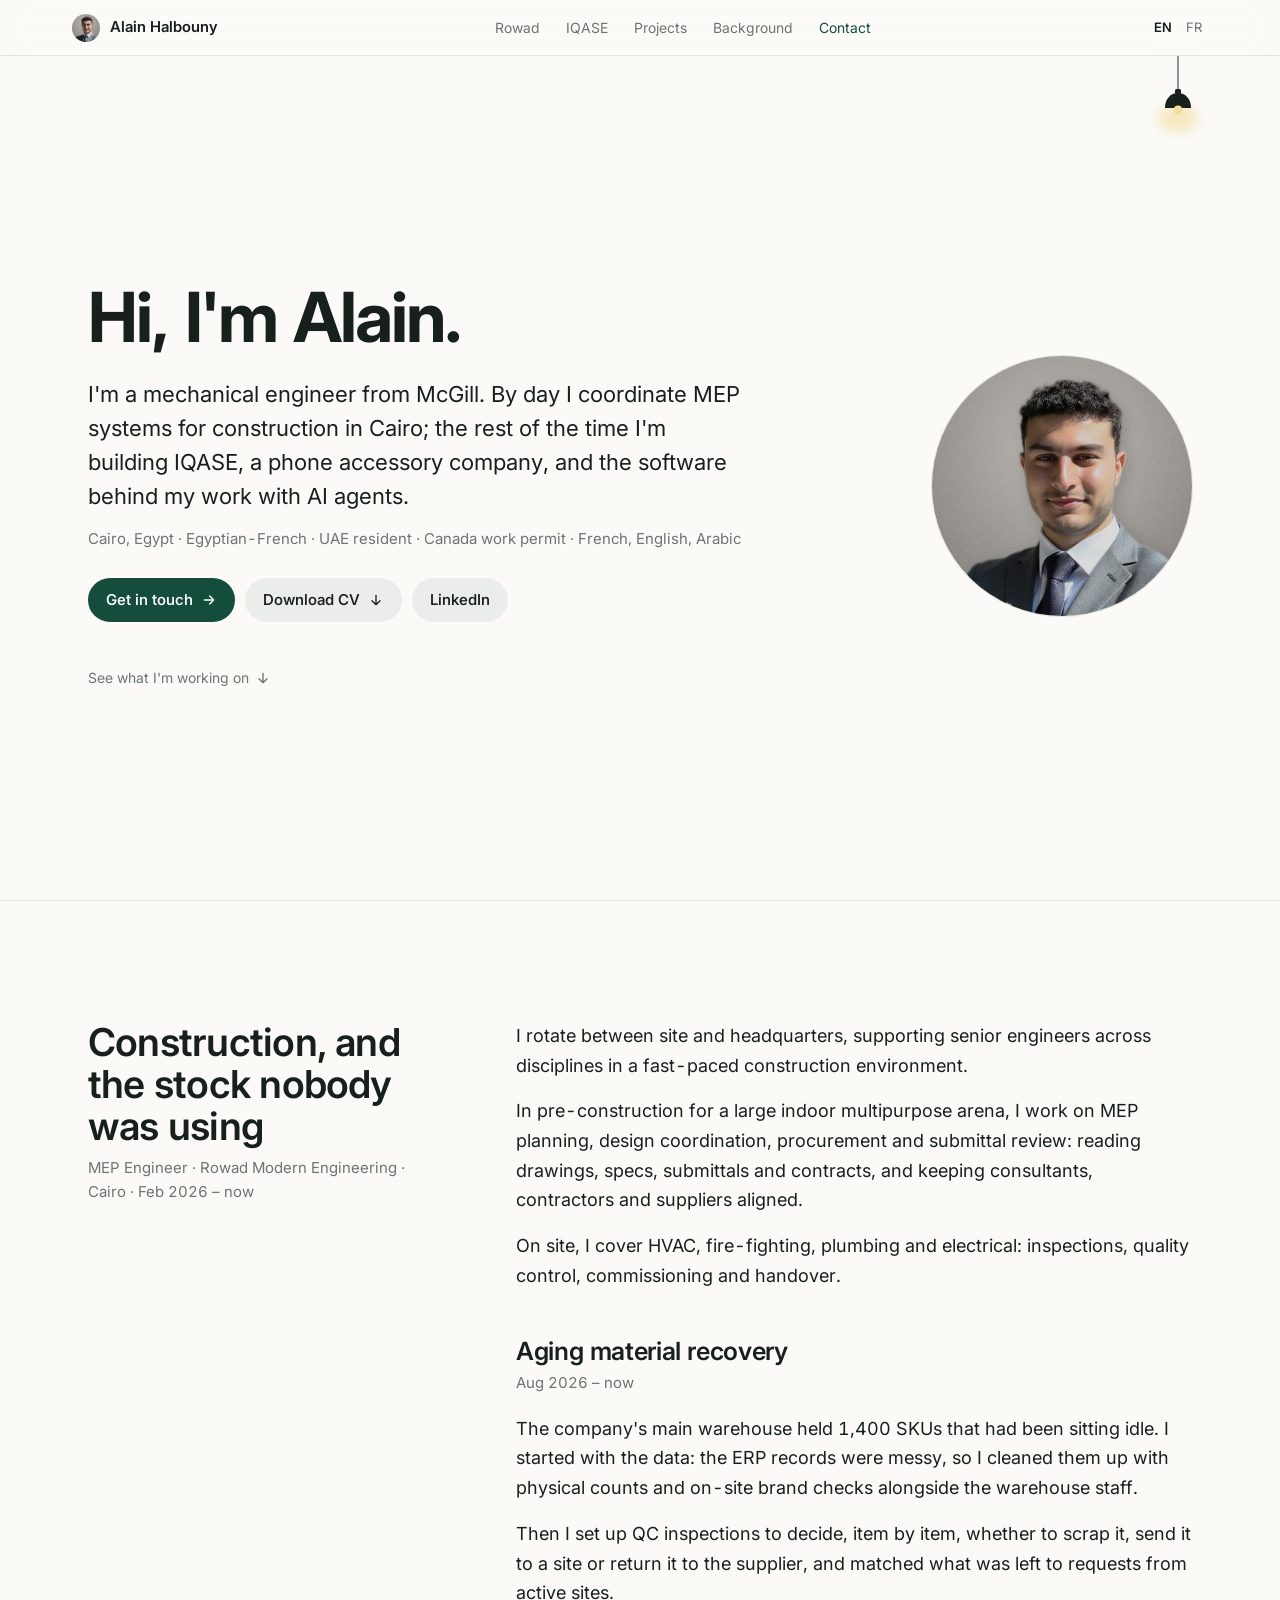
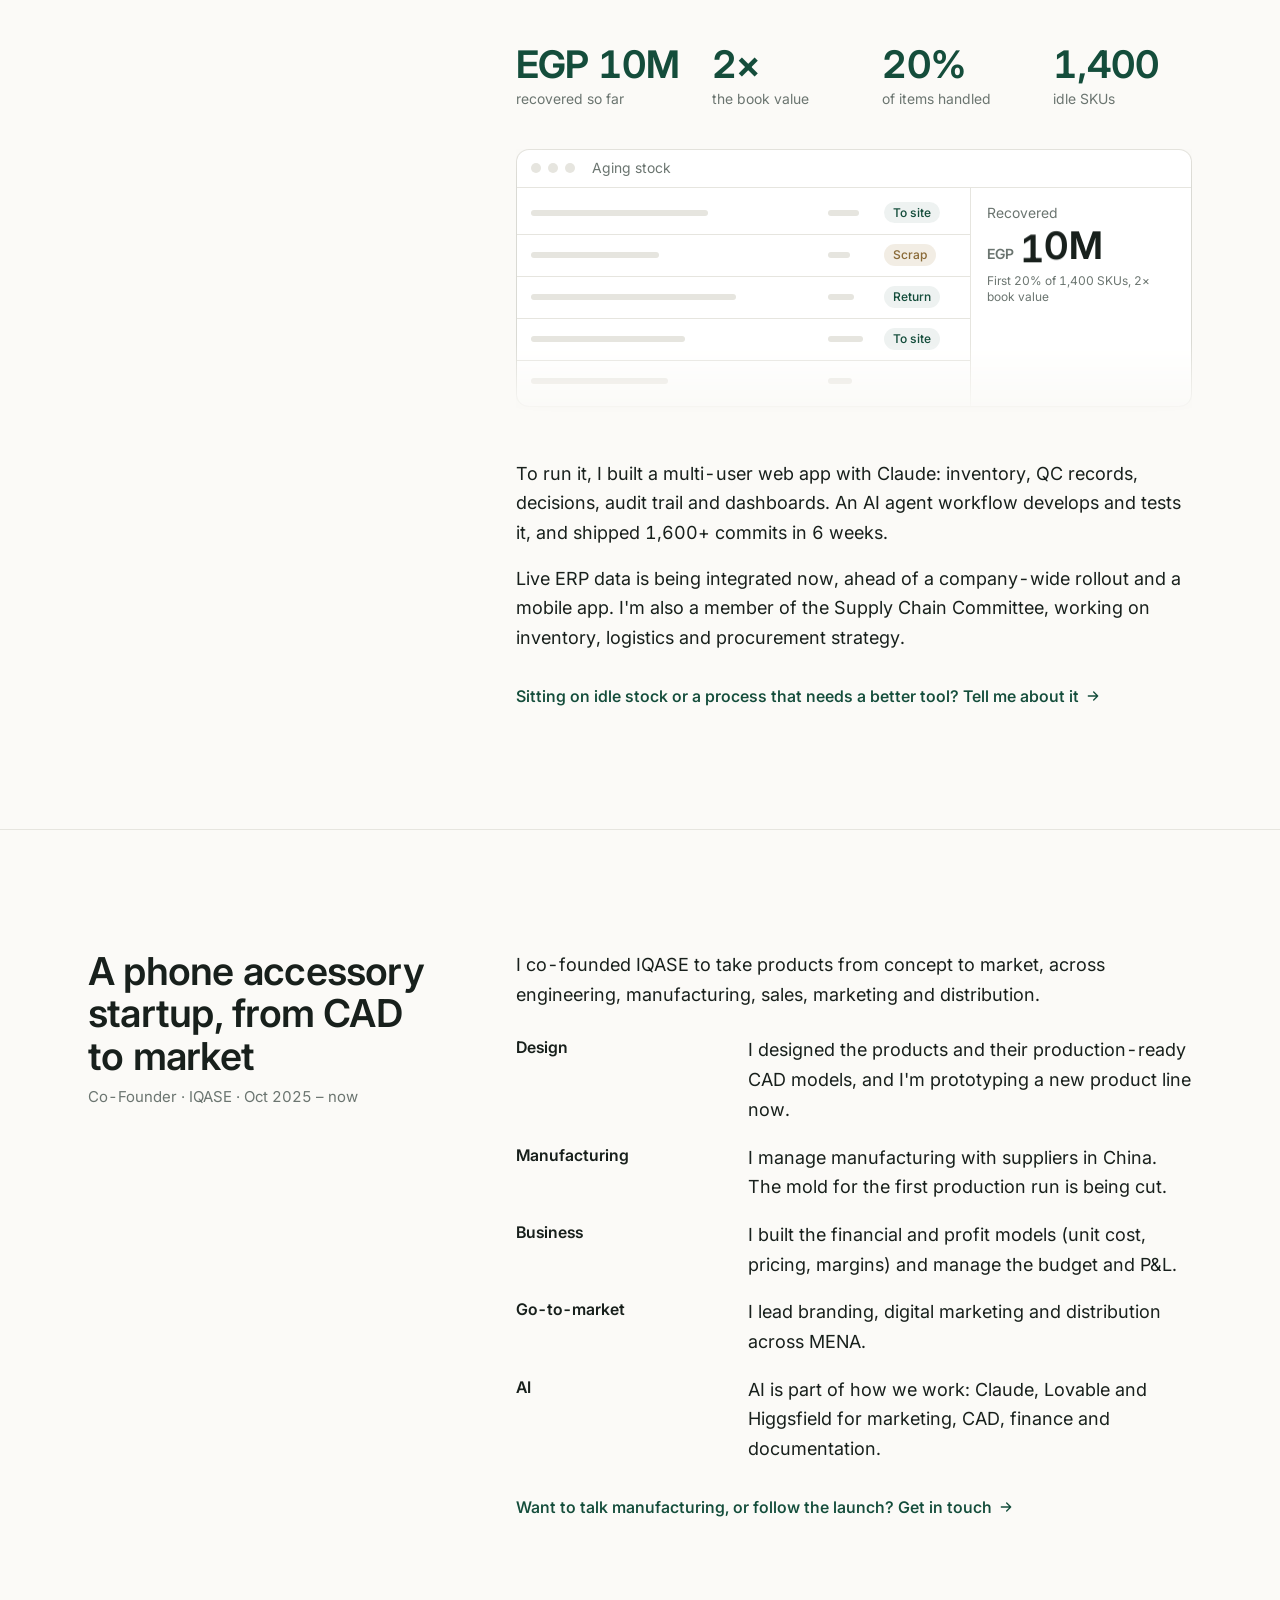
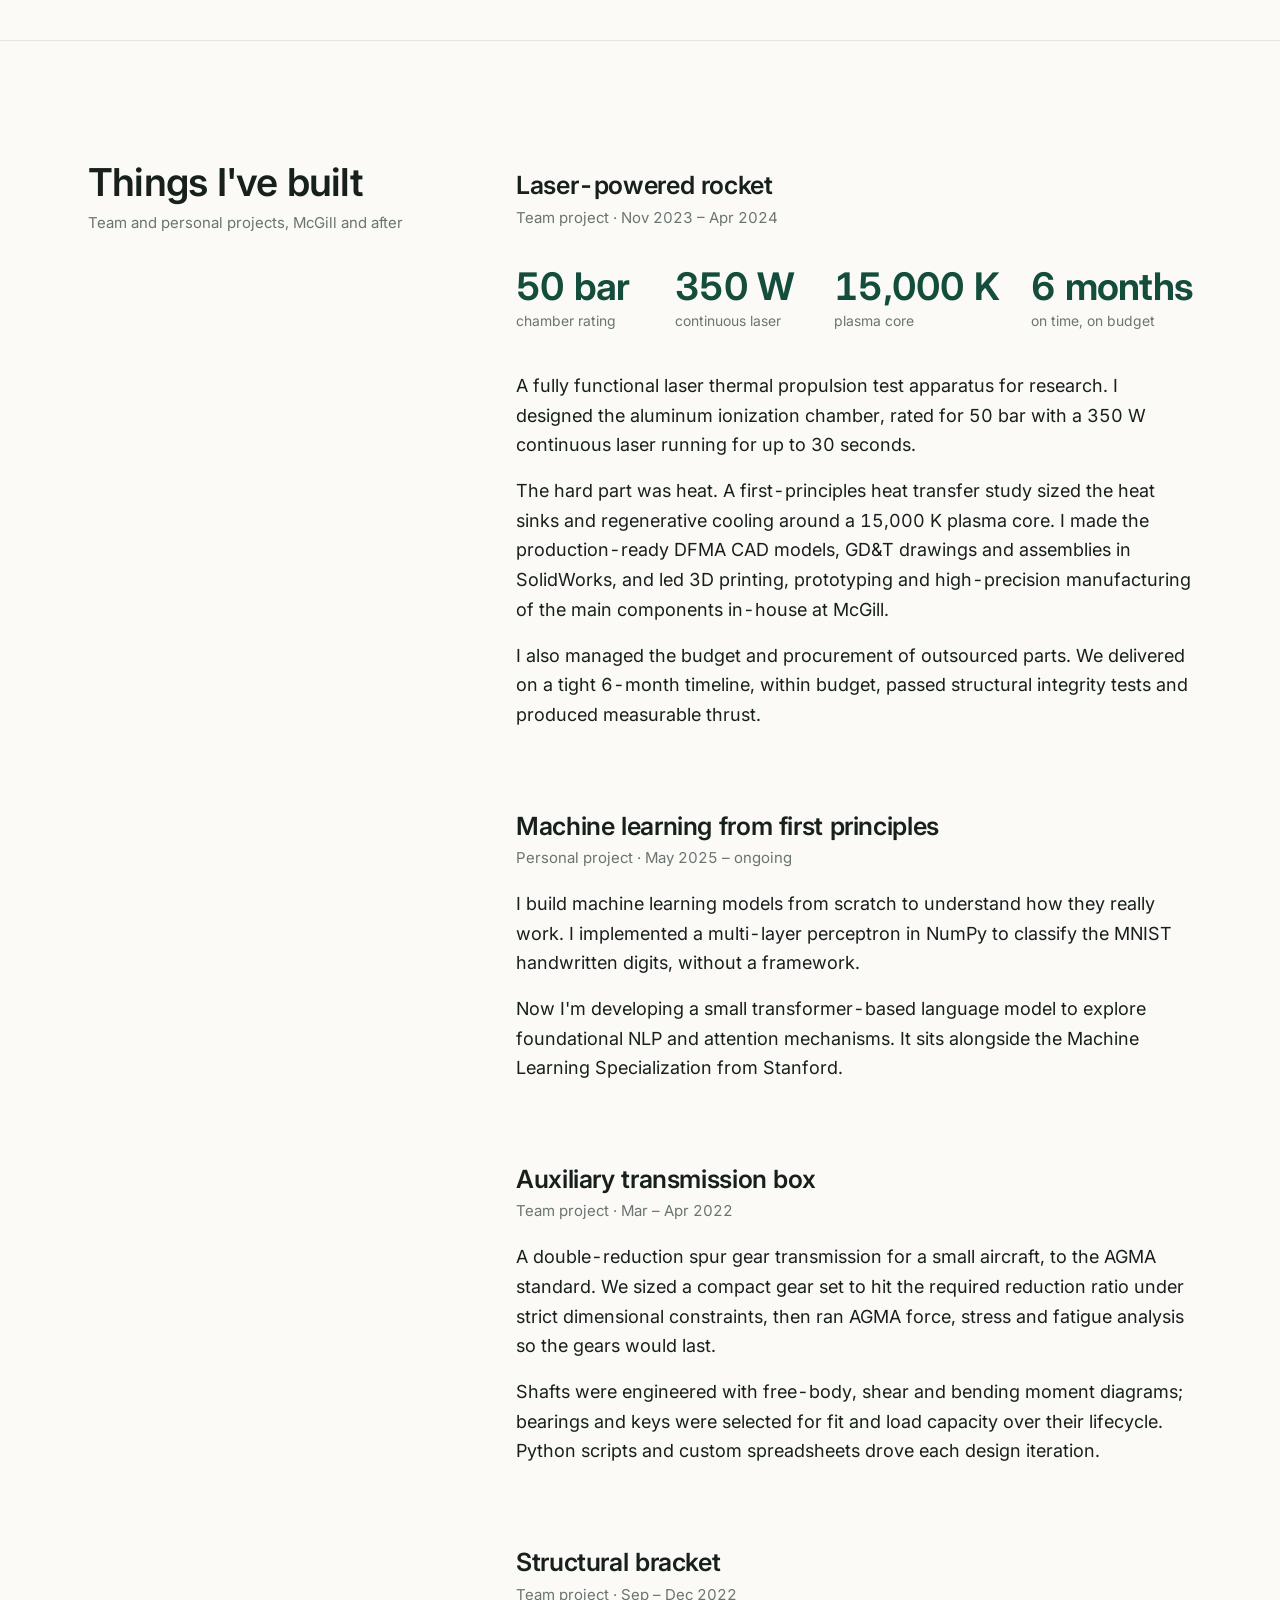
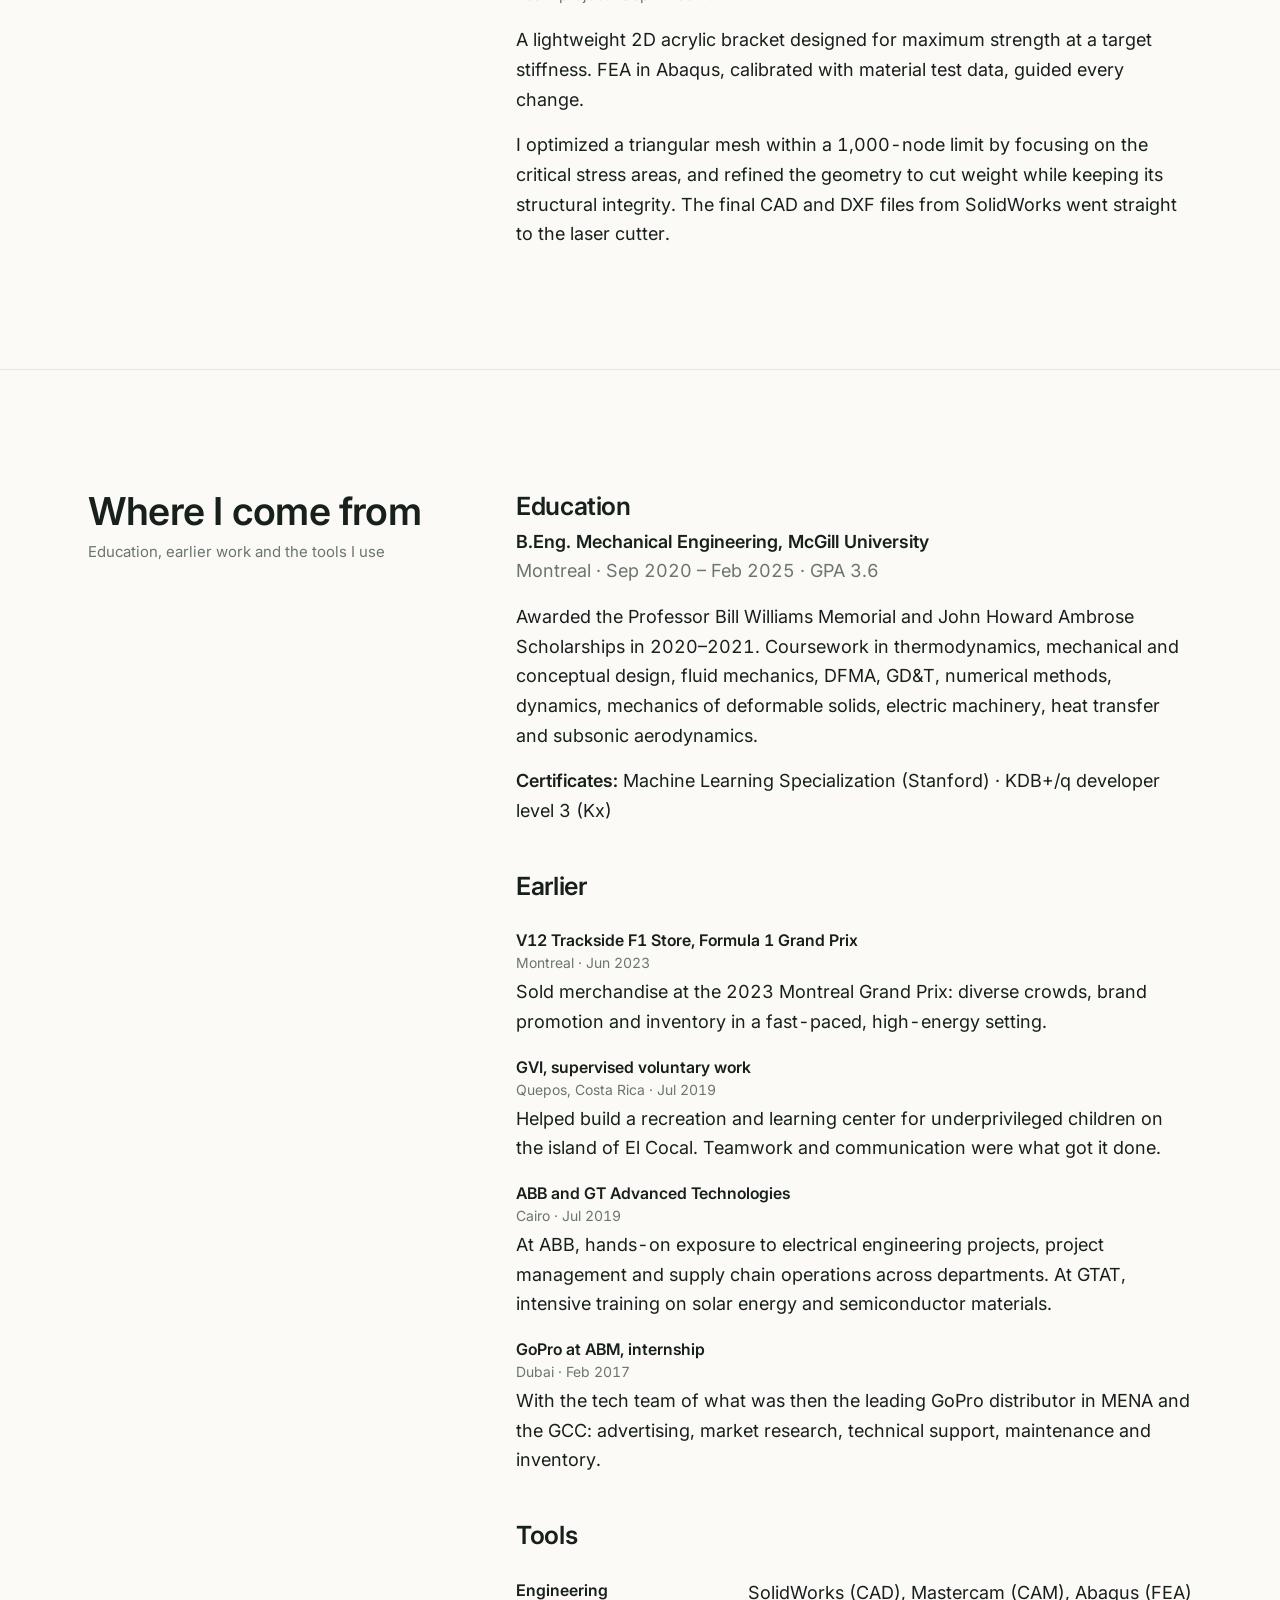
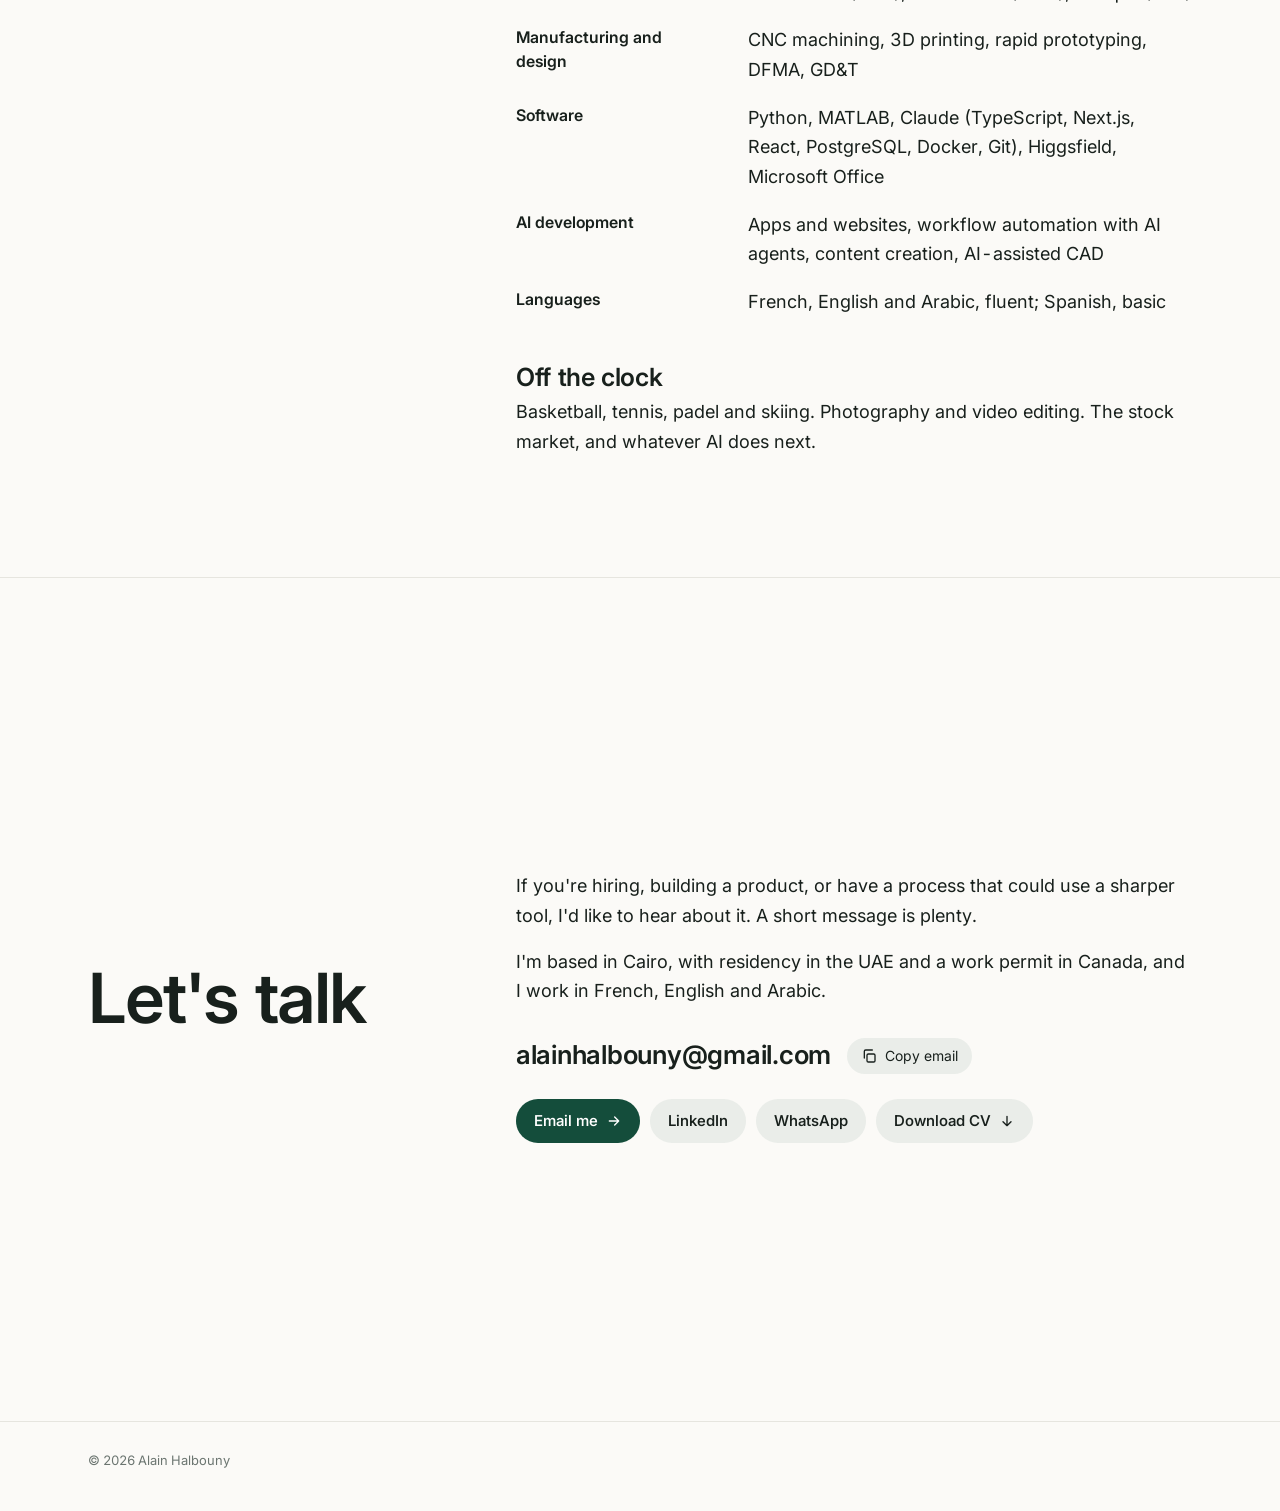
<file: index.html>
<!DOCTYPE html>
<html lang="en">
<head>
  <meta charset="utf-8">
  <meta name="viewport" content="width=device-width, initial-scale=1, viewport-fit=cover">
  <title>Alain Halbouny · Mechanical Engineer</title>
  <meta name="description" content="Alain Halbouny: mechanical engineer (McGill), MEP engineer at Rowad Modern Engineering and co-founder of IQASE. Get in touch.">
  <link rel="alternate" hreflang="en" href="https://a-hal.github.io/">
  <link rel="alternate" hreflang="fr" href="https://a-hal.github.io/fr/">
  <meta property="og:title" content="Alain Halbouny · Mechanical Engineer">
  <meta property="og:description" content="Alain Halbouny: mechanical engineer (McGill), MEP engineer at Rowad Modern Engineering and co-founder of IQASE. Get in touch.">
  <meta property="og:image" content="https://a-hal.github.io/portrait.jpg">
  <script>document.documentElement.classList.add("js");try{var t=localStorage.getItem("theme");if(t)document.documentElement.setAttribute("data-theme",t)}catch(e){}</script>
  <link rel="preconnect" href="https://fonts.googleapis.com">
  <link rel="preconnect" href="https://fonts.gstatic.com" crossorigin>
  <link href="https://fonts.googleapis.com/css2?family=Inter:opsz,wght@14..32,400..700&display=swap" rel="stylesheet">
  <link rel="stylesheet" href="assets/style.css?v=a2c58b89">
</head>
<body>

<header class="topbar" id="top">
  <div class="topbar-in">
    <a class="me" href="#hero" aria-label="Alain Halbouny"><img src="portrait-sm.jpg" alt="" width="28" height="28"><span>Alain Halbouny</span></a>
    <nav class="sections" aria-label="Sections">
      <div class="track">
        <span class="pill" aria-hidden="true"></span>
          <a href="#rowad" data-spy="rowad">Rowad</a>
          <a href="#iqase" data-spy="iqase">IQASE</a>
          <a href="#projects" data-spy="projects">Projects</a>
          <a href="#background" data-spy="background">Background</a>
          <a href="#contact" data-spy="contact">Contact</a>
      </div>
    </nav>
    <span class="lang">
      <a href="./" hreflang="en" aria-current="page">EN</a>
      <a href="fr/" hreflang="fr">FR</a>
    </span>
  </div>
  <div class="progress" aria-hidden="true"><span></span></div>
</header>

<main>
  <section class="hero" id="hero">
    <div class="wrap">
      <button class="lamp" id="lamp" type="button" aria-label="Pull the cord to switch light and dark">
        <svg width="44" height="96" viewBox="0 0 44 96" aria-hidden="true">
          <g class="swing">
          <line class="cord" x1="22" y1="0" x2="22" y2="34"/>
          <g class="hang">
            <ellipse class="glow" cx="22" cy="62" rx="20" ry="14" filter="url(#lamp-blur)"/>
            <rect class="shade" x="19" y="33" width="6" height="5" rx="1.5"/>
            <path class="shade" d="M9 52 C9 43 14.5 37 22 37 C29.5 37 35 43 35 52 Z"/>
            <circle class="bulb" cx="22" cy="54" r="4.5"/>
          </g>
          </g>
          <defs><filter id="lamp-blur" x="-60%" y="-60%" width="220%" height="220%"><feGaussianBlur stdDeviation="6"/></filter></defs>
        </svg>
      </button>
      <div class="hero-text">
      <img class="portrait" src="portrait.jpg" alt="Alain Halbouny" width="88" height="88">
      <h1>Hi, I'm Alain.</h1>
      <p class="lede">I'm a mechanical engineer from McGill. By day I coordinate MEP systems for construction in Cairo; the rest of the time I'm building IQASE, a phone accessory company, and the software behind my work with AI agents.</p>
      <p class="facts">Cairo, Egypt · Egyptian-French · UAE resident · Canada work permit · French, English, Arabic</p>
      <div class="ctas">
        <a class="btn primary" href="#contact">Get in touch <svg class="ic" viewBox="0 0 24 24" fill="none" stroke="currentColor" stroke-width="2" stroke-linecap="round" stroke-linejoin="round" aria-hidden="true"><path d="M5 12h14M13 6l6 6-6 6"/></svg></a>
        <a class="btn" href="cv/Alain_Halbouny_CV.pdf" download>Download CV <svg class="ic" viewBox="0 0 24 24" fill="none" stroke="currentColor" stroke-width="2" stroke-linecap="round" stroke-linejoin="round" aria-hidden="true"><path d="M12 5v14M6 13l6 6 6-6"/></svg></a>
        <a class="btn" href="https://www.linkedin.com/in/alain-halbouny" target="_blank" rel="noopener">LinkedIn</a>
      </div>
      <a class="scroll-cue" href="#rowad">See what I'm working on <svg class="ic" viewBox="0 0 24 24" fill="none" stroke="currentColor" stroke-width="2" stroke-linecap="round" stroke-linejoin="round" aria-hidden="true"><path d="M12 5v14M6 13l6 6 6-6"/></svg></a>
      </div>
      <figure class="hero-photo"><img src="portrait.jpg" alt="" width="260" height="260"></figure>
    </div>
  </section>

  <section class="chapter" id="rowad">
    <div class="wrap">
      <div class="ch-head"><h2>Construction, and the stock nobody was using</h2>
      <p class="meta">MEP Engineer · Rowad Modern Engineering · Cairo · Feb 2026 – now</p></div>
      <div class="ch-body">
        <p>I rotate between site and headquarters, supporting senior engineers across disciplines in a fast-paced construction environment.</p>
        <p>In pre-construction for a large indoor multipurpose arena, I work on MEP planning, design coordination, procurement and submittal review: reading drawings, specs, submittals and contracts, and keeping consultants, contractors and suppliers aligned.</p>
        <p>On site, I cover HVAC, fire-fighting, plumbing and electrical: inspections, quality control, commissioning and handover.</p>
      <h3>Aging material recovery</h3>
      <p class="meta">Aug 2026 – now</p>
        <p>The company's main warehouse held 1,400 SKUs that had been sitting idle. I started with the data: the ERP records were messy, so I cleaned them up with physical counts and on-site brand checks alongside the warehouse staff.</p>
        <p>Then I set up QC inspections to decide, item by item, whether to scrap it, send it to a site or return it to the supplier, and matched what was left to requests from active sites.</p>
      <div class="stats"><div><b>EGP 10M</b><span>recovered so far</span></div><div><b>2×</b><span>the book value</span></div><div><b>20%</b><span>of items handled</span></div><div><b>1,400</b><span>idle SKUs</span></div></div>
      <div class="stage" role="img" aria-label="The material recovery app: each idle item gets a decision, to site, scrap or return, and the recovered total reaches EGP 10M.">
          <div class="win">
            <div class="win-bar"><i></i><i></i><i></i><span>Aging stock</span></div>
            <div class="win-body">
              <div class="win-rows"><div class="r"><div class="bar" style="width:62%"></div><div class="bar" style="width:70%"></div><span class="chip">To site</span></div><div class="r"><div class="bar" style="width:45%"></div><div class="bar" style="width:50%"></div><span class="chip scrap">Scrap</span></div><div class="r"><div class="bar" style="width:72%"></div><div class="bar" style="width:60%"></div><span class="chip">Return</span></div><div class="r"><div class="bar" style="width:54%"></div><div class="bar" style="width:80%"></div><span class="chip">To site</span></div><div class="r"><div class="bar" style="width:48%"></div><div class="bar" style="width:55%"></div><span></span></div></div>
              <div class="win-total">
                <span class="lbl">Recovered</span>
                <span class="num"><span class="cur">EGP</span><span class="digits"><span class="dg"><span data-to="1"><b>0</b><b>1</b><b>2</b><b>3</b><b>4</b><b>5</b><b>6</b><b>7</b><b>8</b><b>9</b></span></span><span class="dg"><span data-to="10"><b>0</b><b>1</b><b>2</b><b>3</b><b>4</b><b>5</b><b>6</b><b>7</b><b>8</b><b>9</b><b>0</b></span></span><span>M</span></span></span>
                <span class="sub">First 20% of 1,400 SKUs, 2× book value</span>
              </div>
            </div>
          </div>
        </div>
        <p>To run it, I built a multi-user web app with Claude: inventory, QC records, decisions, audit trail and dashboards. An AI agent workflow develops and tests it, and shipped 1,600+ commits in 6 weeks.</p>
        <p>Live ERP data is being integrated now, ahead of a company-wide rollout and a mobile app. I'm also a member of the Supply Chain Committee, working on inventory, logistics and procurement strategy.</p>
      <p class="nudge"><a href="#contact">Sitting on idle stock or a process that needs a better tool? Tell me about it <svg class="ic" viewBox="0 0 24 24" fill="none" stroke="currentColor" stroke-width="2" stroke-linecap="round" stroke-linejoin="round" aria-hidden="true"><path d="M5 12h14M13 6l6 6-6 6"/></svg></a></p>
      </div>
    </div>
  </section>

  <section class="chapter" id="iqase">
    <div class="wrap">
      <div class="ch-head"><h2>A phone accessory startup, from CAD to market</h2>
      <p class="meta">Co-Founder · IQASE · Oct 2025 – now</p></div>
      <div class="ch-body">
      <p>I co-founded IQASE to take products from concept to market, across engineering, manufacturing, sales, marketing and distribution.</p>
      <dl class="rows">
          <div class="row"><dt>Design</dt><dd>I designed the products and their production-ready CAD models, and I'm prototyping a new product line now.</dd></div>
          <div class="row"><dt>Manufacturing</dt><dd>I manage manufacturing with suppliers in China. The mold for the first production run is being cut.</dd></div>
          <div class="row"><dt>Business</dt><dd>I built the financial and profit models (unit cost, pricing, margins) and manage the budget and P&amp;L.</dd></div>
          <div class="row"><dt>Go-to-market</dt><dd>I lead branding, digital marketing and distribution across MENA.</dd></div>
          <div class="row"><dt>AI</dt><dd>AI is part of how we work: Claude, Lovable and Higgsfield for marketing, CAD, finance and documentation.</dd></div>
      </dl>
      <p class="nudge"><a href="#contact">Want to talk manufacturing, or follow the launch? Get in touch <svg class="ic" viewBox="0 0 24 24" fill="none" stroke="currentColor" stroke-width="2" stroke-linecap="round" stroke-linejoin="round" aria-hidden="true"><path d="M5 12h14M13 6l6 6-6 6"/></svg></a></p>
      </div>
    </div>
  </section>

  <section class="chapter" id="projects">
    <div class="wrap">
      <div class="ch-head"><h2>Things I've built</h2>
      <p class="meta">Team and personal projects, McGill and after</p></div>
      <div class="ch-body">
      <article class="proj">
        <h3>Laser-powered rocket</h3>
        <p class="meta">Team project · Nov 2023 – Apr 2024</p>
        <div class="stats"><div><b>50 bar</b><span>chamber rating</span></div><div><b>350 W</b><span>continuous laser</span></div><div><b>15,000 K</b><span>plasma core</span></div><div><b>6 months</b><span>on time, on budget</span></div></div>
        <p>A fully functional laser thermal propulsion test apparatus for research. I designed the aluminum ionization chamber, rated for 50 bar with a 350 W continuous laser running for up to 30 seconds.</p>
        <p>The hard part was heat. A first-principles heat transfer study sized the heat sinks and regenerative cooling around a 15,000 K plasma core. I made the production-ready DFMA CAD models, GD&amp;T drawings and assemblies in SolidWorks, and led 3D printing, prototyping and high-precision manufacturing of the main components in-house at McGill.</p>
        <p>I also managed the budget and procurement of outsourced parts. We delivered on a tight 6-month timeline, within budget, passed structural integrity tests and produced measurable thrust.</p>
      </article>
      <article class="proj">
        <h3>Machine learning from first principles</h3>
        <p class="meta">Personal project · May 2025 – ongoing</p>
        
        <p>I build machine learning models from scratch to understand how they really work. I implemented a multi-layer perceptron in NumPy to classify the MNIST handwritten digits, without a framework.</p>
        <p>Now I'm developing a small transformer-based language model to explore foundational NLP and attention mechanisms. It sits alongside the Machine Learning Specialization from Stanford.</p>
      </article>
      <article class="proj">
        <h3>Auxiliary transmission box</h3>
        <p class="meta">Team project · Mar – Apr 2022</p>
        
        <p>A double-reduction spur gear transmission for a small aircraft, to the AGMA standard. We sized a compact gear set to hit the required reduction ratio under strict dimensional constraints, then ran AGMA force, stress and fatigue analysis so the gears would last.</p>
        <p>Shafts were engineered with free-body, shear and bending moment diagrams; bearings and keys were selected for fit and load capacity over their lifecycle. Python scripts and custom spreadsheets drove each design iteration.</p>
      </article>
      <article class="proj">
        <h3>Structural bracket</h3>
        <p class="meta">Team project · Sep – Dec 2022</p>
        
        <p>A lightweight 2D acrylic bracket designed for maximum strength at a target stiffness. FEA in Abaqus, calibrated with material test data, guided every change.</p>
        <p>I optimized a triangular mesh within a 1,000-node limit by focusing on the critical stress areas, and refined the geometry to cut weight while keeping its structural integrity. The final CAD and DXF files from SolidWorks went straight to the laser cutter.</p>
      </article>
      </div>
    </div>
  </section>

  <section class="chapter" id="background">
    <div class="wrap">
      <div class="ch-head"><h2>Where I come from</h2>
      <p class="meta">Education, earlier work and the tools I use</p></div>
      <div class="ch-body">
      <h3 class="first">Education</h3>
      <p><b>B.Eng. Mechanical Engineering, McGill University</b><br><span class="muted">Montreal · Sep 2020 – Feb 2025 · GPA 3.6</span></p>
      <p>Awarded the Professor Bill Williams Memorial and John Howard Ambrose Scholarships in 2020–2021. Coursework in thermodynamics, mechanical and conceptual design, fluid mechanics, DFMA, GD&amp;T, numerical methods, dynamics, mechanics of deformable solids, electric machinery, heat transfer and subsonic aerodynamics.</p>
      <p><b>Certificates:</b> Machine Learning Specialization (Stanford) · KDB+/q developer level 3 (Kx)</p>
      <h3>Earlier</h3>
      <dl class="rows stacked">
          <div class="row"><dt>V12 Trackside F1 Store, Formula 1 Grand Prix<span>Montreal · Jun 2023</span></dt><dd>Sold merchandise at the 2023 Montreal Grand Prix: diverse crowds, brand promotion and inventory in a fast-paced, high-energy setting.</dd></div>
          <div class="row"><dt>GVI, supervised voluntary work<span>Quepos, Costa Rica · Jul 2019</span></dt><dd>Helped build a recreation and learning center for underprivileged children on the island of El Cocal. Teamwork and communication were what got it done.</dd></div>
          <div class="row"><dt>ABB and GT Advanced Technologies<span>Cairo · Jul 2019</span></dt><dd>At ABB, hands-on exposure to electrical engineering projects, project management and supply chain operations across departments. At GTAT, intensive training on solar energy and semiconductor materials.</dd></div>
          <div class="row"><dt>GoPro at ABM, internship<span>Dubai · Feb 2017</span></dt><dd>With the tech team of what was then the leading GoPro distributor in MENA and the GCC: advertising, market research, technical support, maintenance and inventory.</dd></div>
      </dl>
      <h3>Tools</h3>
      <dl class="rows">
          <div class="row"><dt>Engineering</dt><dd>SolidWorks (CAD), Mastercam (CAM), Abaqus (FEA)</dd></div>
          <div class="row"><dt>Manufacturing and design</dt><dd>CNC machining, 3D printing, rapid prototyping, DFMA, GD&amp;T</dd></div>
          <div class="row"><dt>Software</dt><dd>Python, MATLAB, Claude (TypeScript, Next.js, React, PostgreSQL, Docker, Git), Higgsfield, Microsoft Office</dd></div>
          <div class="row"><dt>AI development</dt><dd>Apps and websites, workflow automation with AI agents, content creation, AI-assisted CAD</dd></div>
          <div class="row"><dt>Languages</dt><dd>French, English and Arabic, fluent; Spanish, basic</dd></div>
      </dl>
      <h3>Off the clock</h3>
      <p>Basketball, tennis, padel and skiing. Photography and video editing. The stock market, and whatever AI does next.</p>
      </div>
    </div>
  </section>

  <section class="chapter contact" id="contact">
    <div class="wrap">
      <div class="ch-head"><h2>Let's talk</h2></div>
      <div class="ch-body">
        <p>If you're hiring, building a product, or have a process that could use a sharper tool, I'd like to hear about it. A short message is plenty.</p>
        <p>I'm based in Cairo, with residency in the UAE and a work permit in Canada, and I work in French, English and Arabic.</p>
      <div class="mail">
        <a class="address" href="mailto:alainhalbouny@gmail.com">alainhalbouny@gmail.com</a>
        <button class="copy" type="button" data-email="alainhalbouny@gmail.com" data-copied="Copied" aria-label="Copy email">
          <span class="swap"><svg class="ic a" viewBox="0 0 24 24" fill="none" stroke="currentColor" stroke-width="2" stroke-linecap="round" stroke-linejoin="round" aria-hidden="true"><rect x="9" y="9" width="12" height="12" rx="2"/><path d="M5 15V5a2 2 0 0 1 2-2h10"/></svg><svg class="ic b" viewBox="0 0 24 24" fill="none" stroke="currentColor" stroke-width="2" stroke-linecap="round" stroke-linejoin="round" aria-hidden="true"><path d="M20 6 9 17l-5-5"/></svg></span><span class="copy-label">Copy email</span>
          <span class="sr" aria-live="polite"></span>
        </button>
      </div>
      <div class="ctas">
        <a class="btn primary" href="mailto:alainhalbouny@gmail.com">Email me <svg class="ic" viewBox="0 0 24 24" fill="none" stroke="currentColor" stroke-width="2" stroke-linecap="round" stroke-linejoin="round" aria-hidden="true"><path d="M5 12h14M13 6l6 6-6 6"/></svg></a>
        <a class="btn" href="https://www.linkedin.com/in/alain-halbouny" target="_blank" rel="noopener">LinkedIn</a>
        <a class="btn" href="https://wa.me/15144431307" target="_blank" rel="noopener">WhatsApp</a>
        <a class="btn" href="cv/Alain_Halbouny_CV.pdf" download>Download CV <svg class="ic" viewBox="0 0 24 24" fill="none" stroke="currentColor" stroke-width="2" stroke-linecap="round" stroke-linejoin="round" aria-hidden="true"><path d="M12 5v14M6 13l6 6 6-6"/></svg></a>
      </div>
      </div>
    </div>
  </section>
</main>

<footer><div class="wrap">© 2026 Alain Halbouny</div></footer>

<script src="assets/main.js?v=d90f9c01"></script>
</body>
</html>
</file>
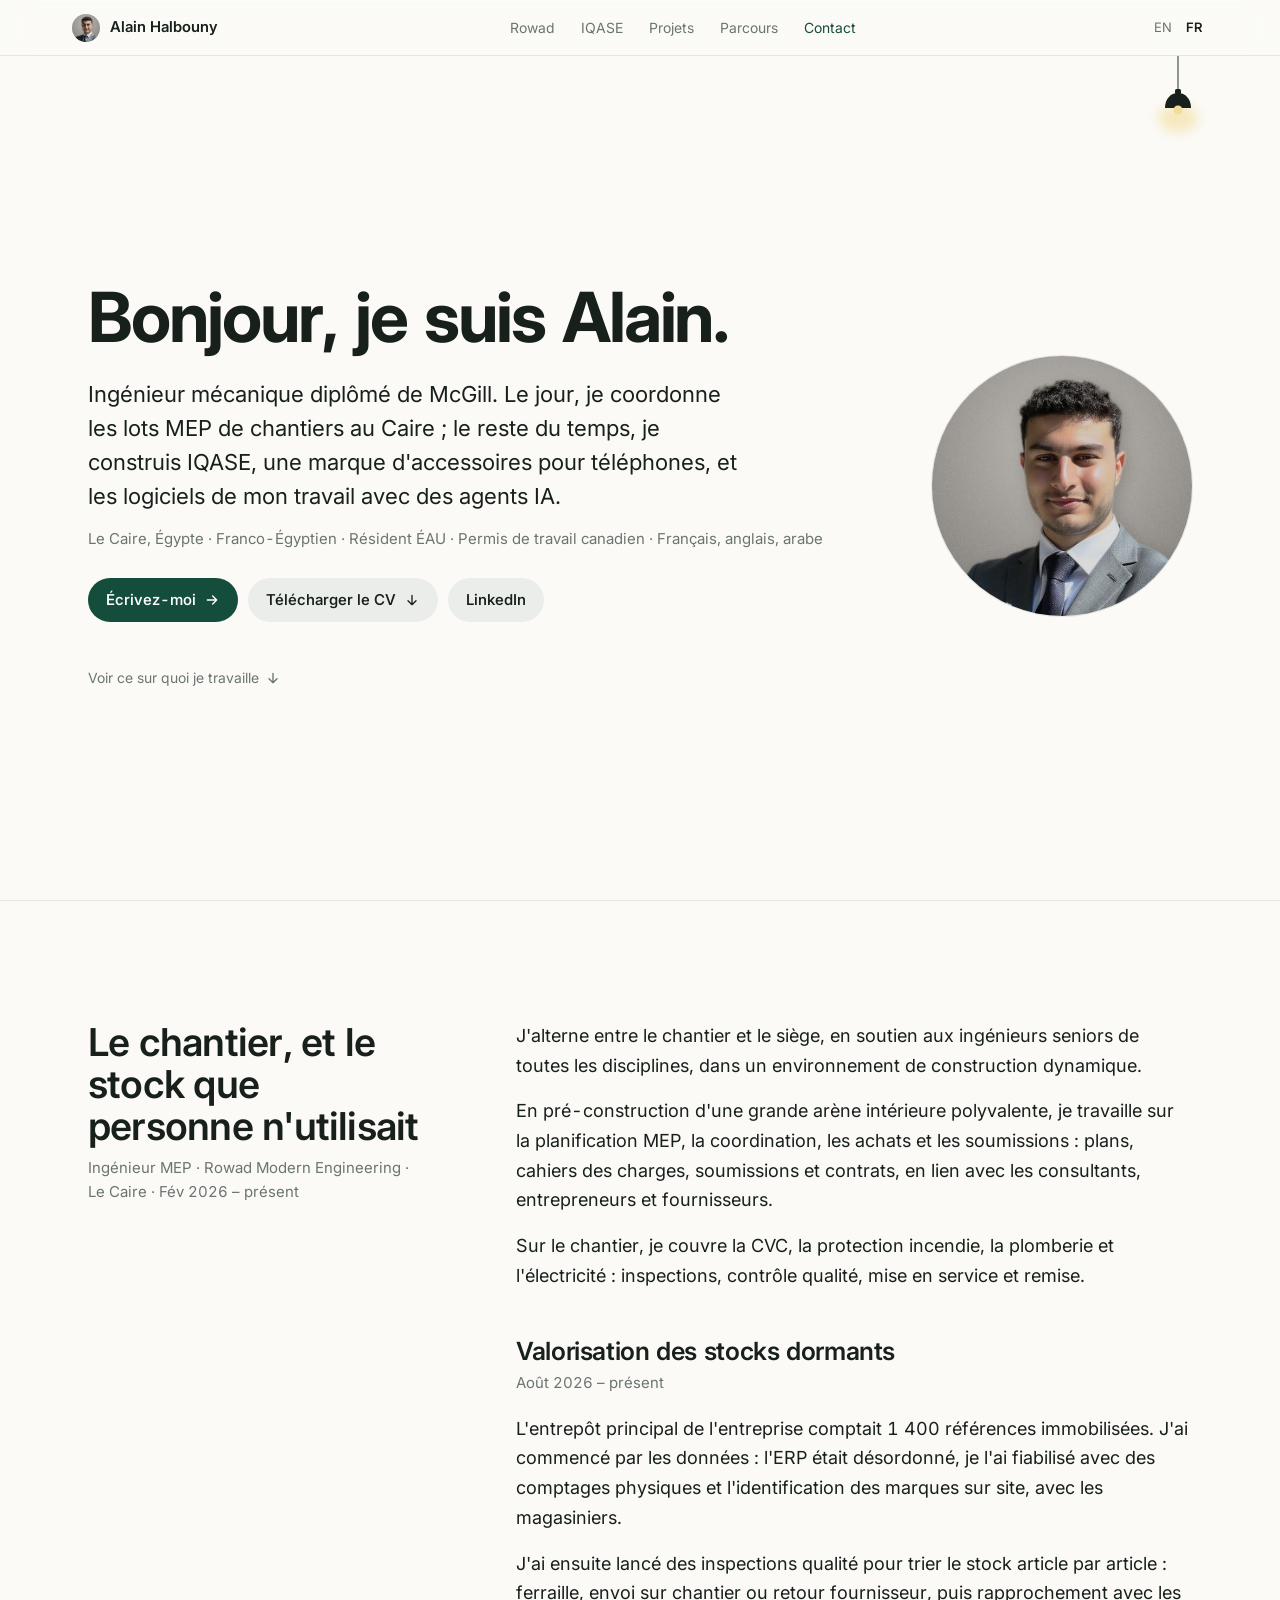
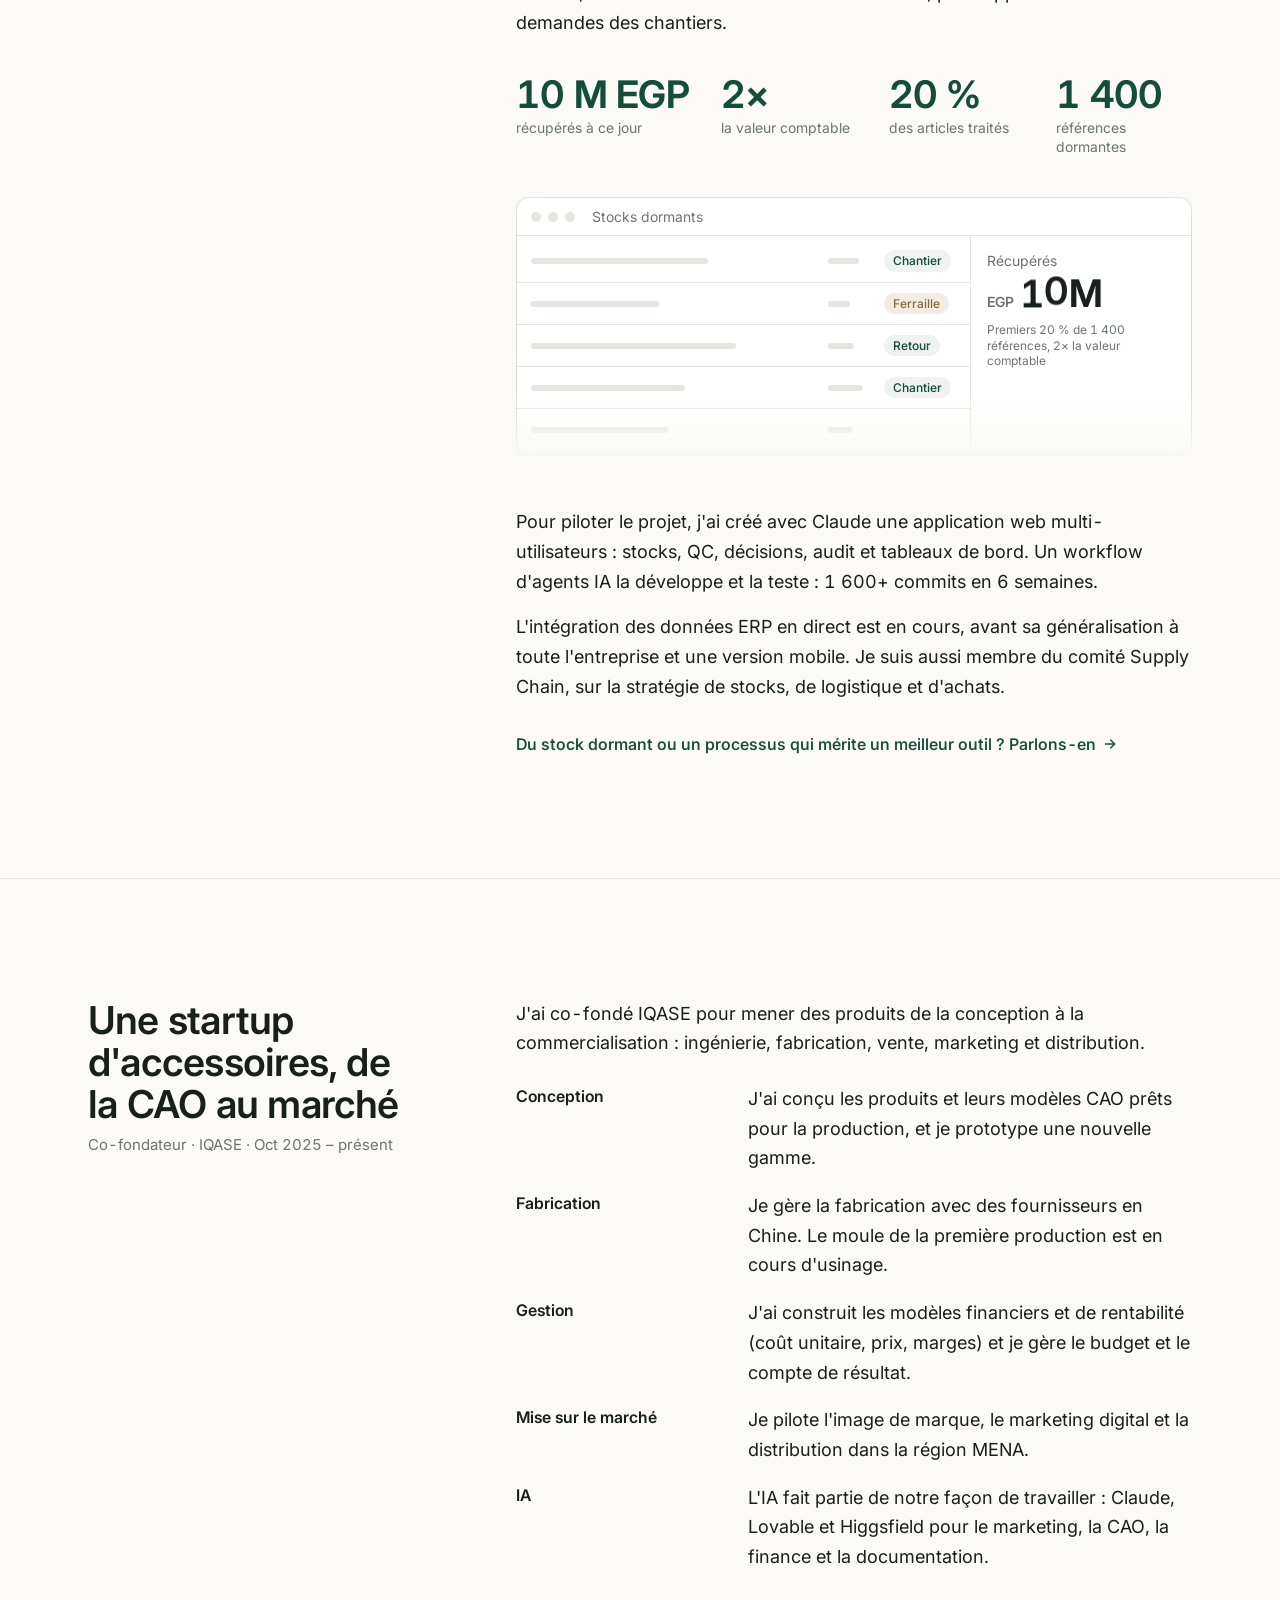
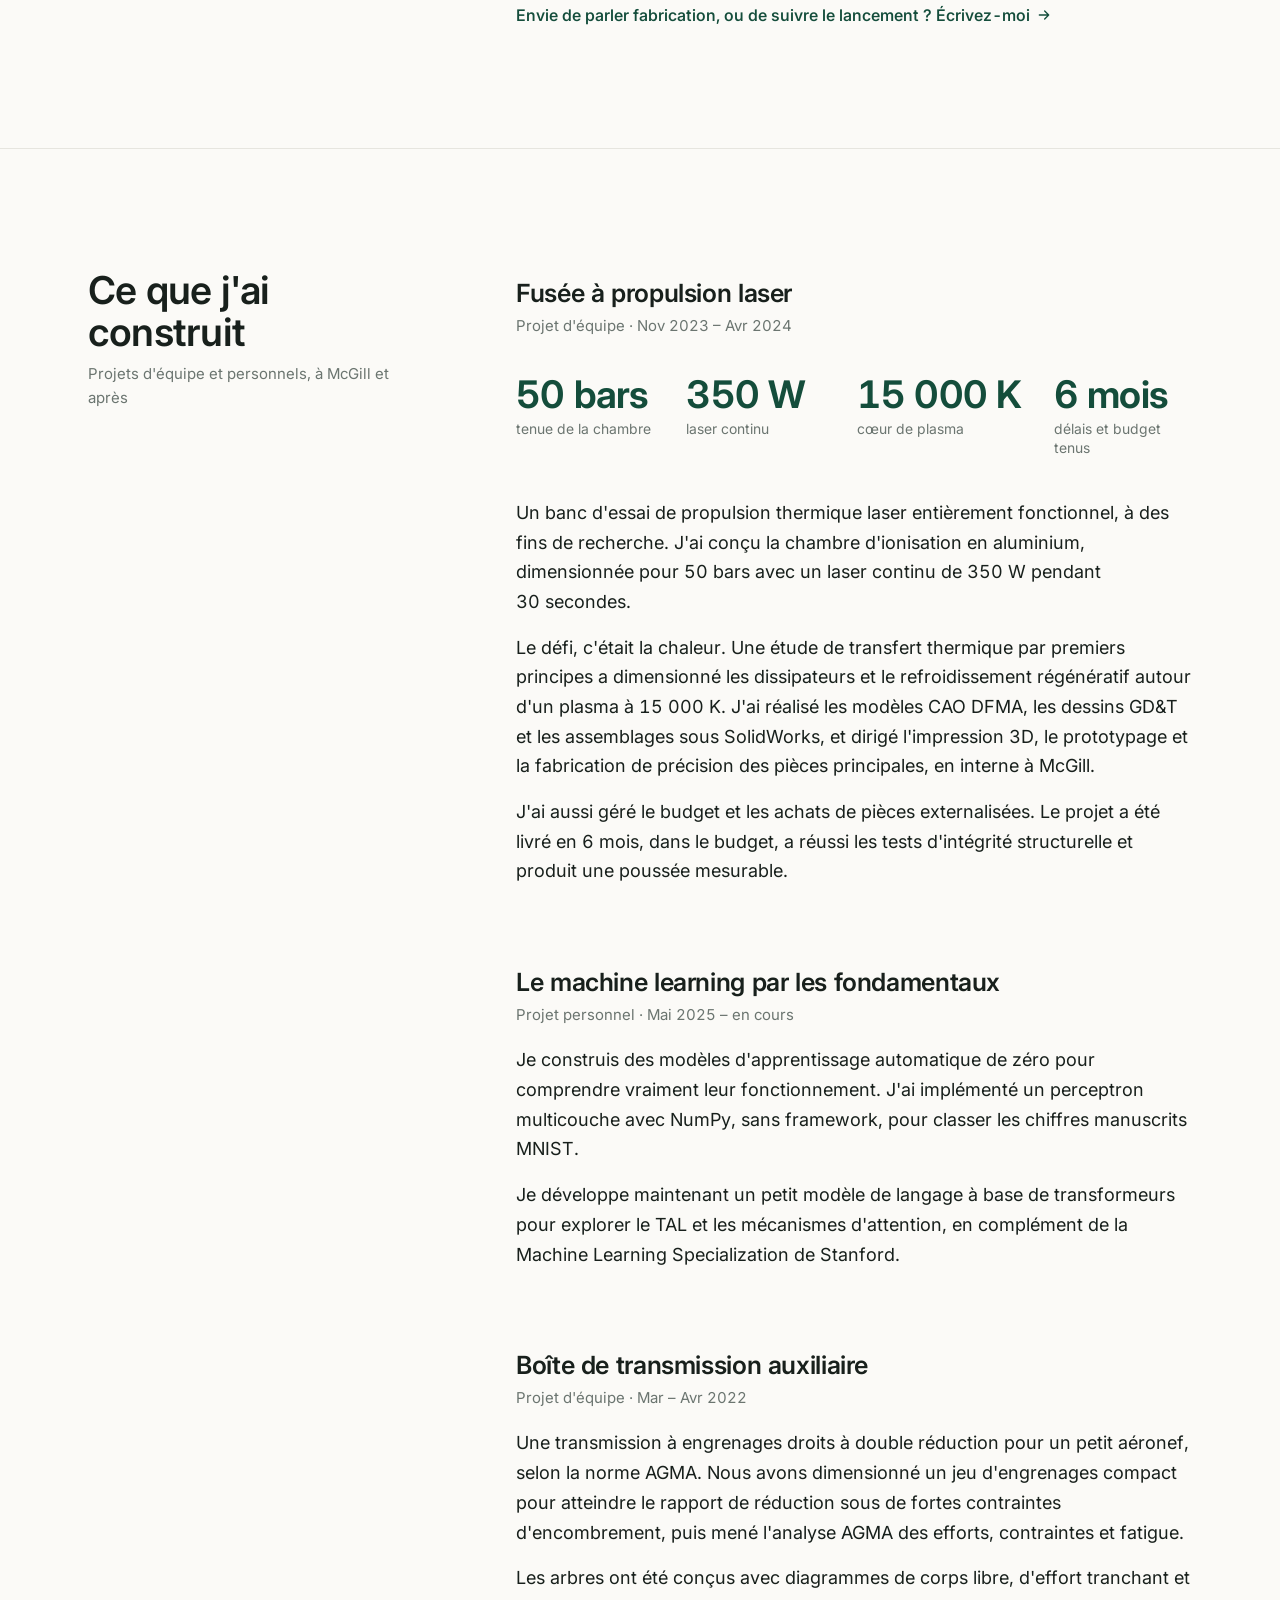
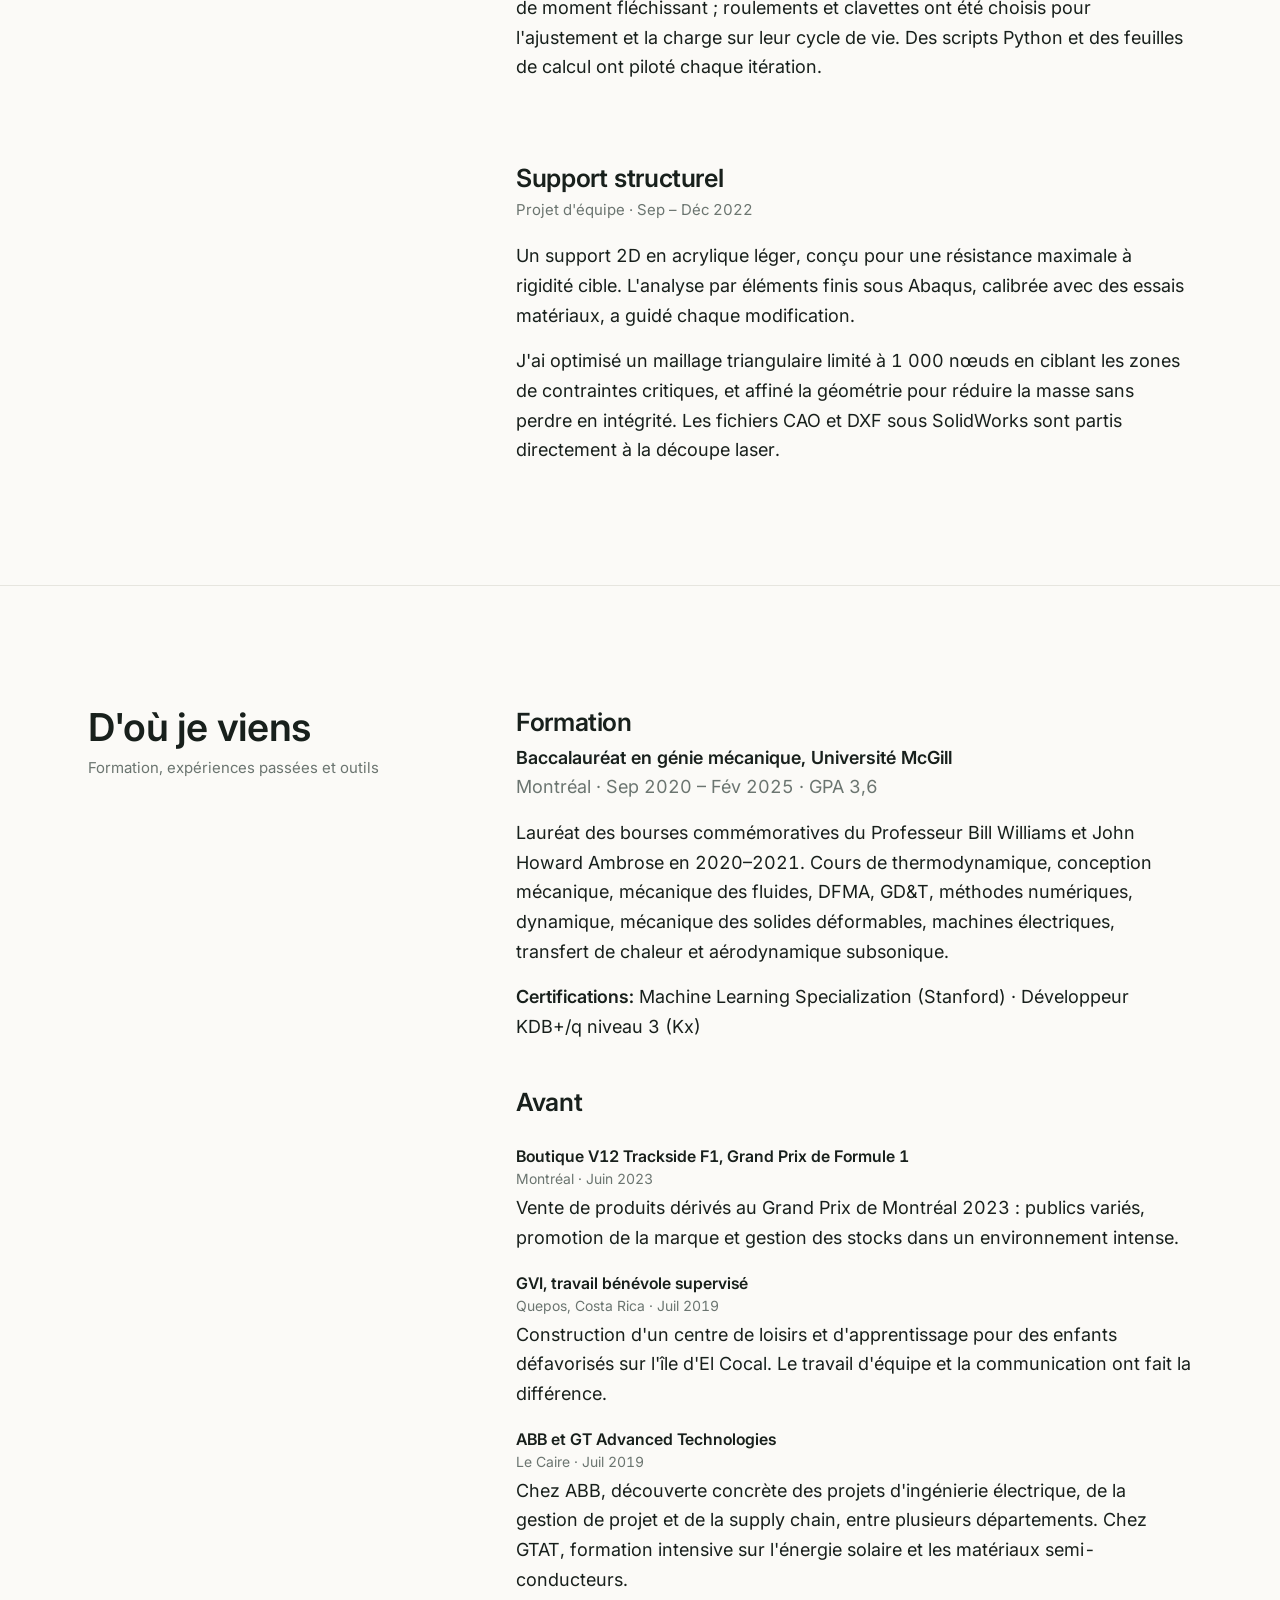
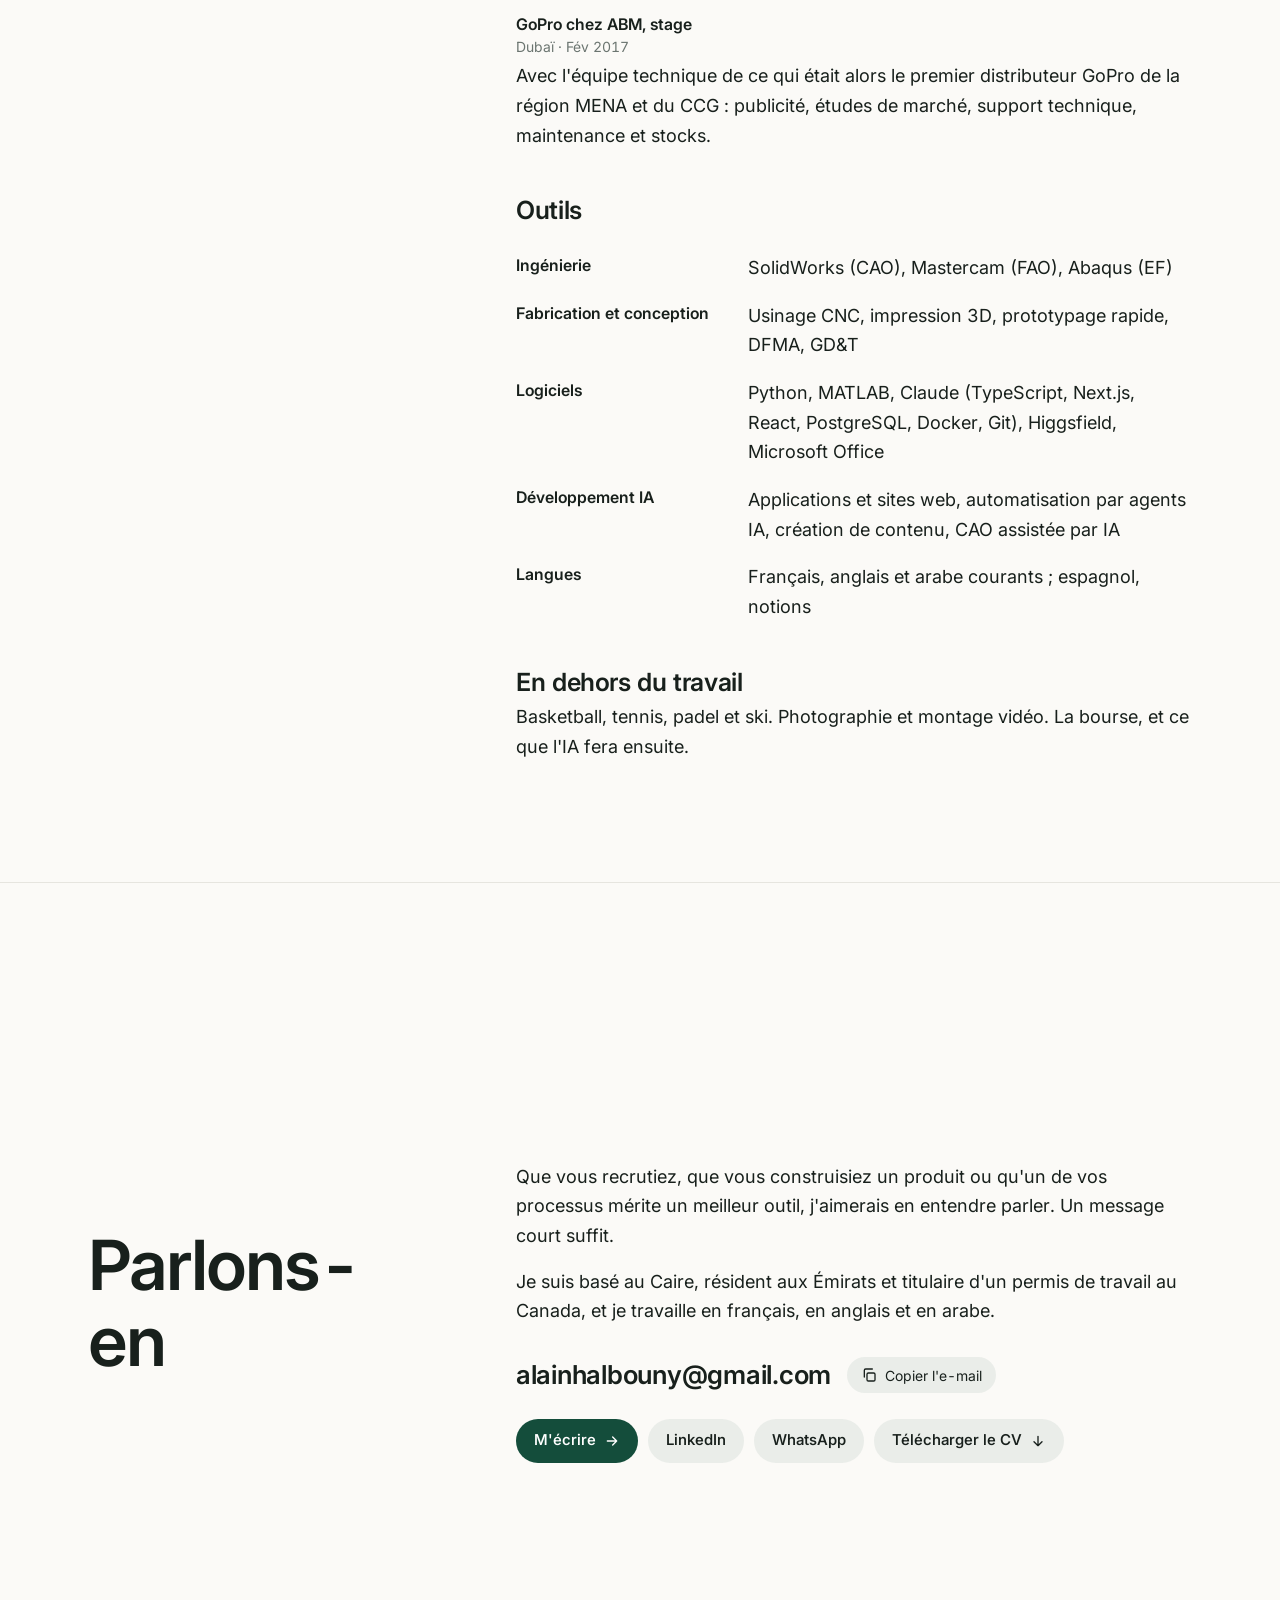
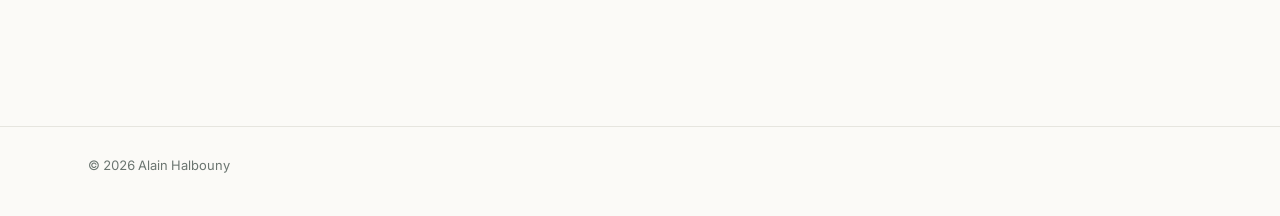
<file: fr/index.html>
<!DOCTYPE html>
<html lang="fr">
<head>
  <meta charset="utf-8">
  <meta name="viewport" content="width=device-width, initial-scale=1, viewport-fit=cover">
  <title>Alain Halbouny · Ingénieur mécanique</title>
  <meta name="description" content="Alain Halbouny : ingénieur mécanique (McGill), ingénieur MEP chez Rowad Modern Engineering et co-fondateur d'IQASE. Écrivez-moi.">
  <link rel="alternate" hreflang="en" href="https://a-hal.github.io/">
  <link rel="alternate" hreflang="fr" href="https://a-hal.github.io/fr/">
  <meta property="og:title" content="Alain Halbouny · Ingénieur mécanique">
  <meta property="og:description" content="Alain Halbouny : ingénieur mécanique (McGill), ingénieur MEP chez Rowad Modern Engineering et co-fondateur d'IQASE. Écrivez-moi.">
  <meta property="og:image" content="https://a-hal.github.io/portrait.jpg">
  <script>document.documentElement.classList.add("js");try{var t=localStorage.getItem("theme");if(t)document.documentElement.setAttribute("data-theme",t)}catch(e){}</script>
  <link rel="preconnect" href="https://fonts.googleapis.com">
  <link rel="preconnect" href="https://fonts.gstatic.com" crossorigin>
  <link href="https://fonts.googleapis.com/css2?family=Inter:opsz,wght@14..32,400..700&display=swap" rel="stylesheet">
  <link rel="stylesheet" href="../assets/style.css?v=a2c58b89">
</head>
<body>

<header class="topbar" id="top">
  <div class="topbar-in">
    <a class="me" href="#hero" aria-label="Alain Halbouny"><img src="../portrait-sm.jpg" alt="" width="28" height="28"><span>Alain Halbouny</span></a>
    <nav class="sections" aria-label="Sections">
      <div class="track">
        <span class="pill" aria-hidden="true"></span>
          <a href="#rowad" data-spy="rowad">Rowad</a>
          <a href="#iqase" data-spy="iqase">IQASE</a>
          <a href="#projects" data-spy="projects">Projets</a>
          <a href="#background" data-spy="background">Parcours</a>
          <a href="#contact" data-spy="contact">Contact</a>
      </div>
    </nav>
    <span class="lang">
      <a href="../" hreflang="en">EN</a>
      <a href="./" hreflang="fr" aria-current="page">FR</a>
    </span>
  </div>
  <div class="progress" aria-hidden="true"><span></span></div>
</header>

<main>
  <section class="hero" id="hero">
    <div class="wrap">
      <button class="lamp" id="lamp" type="button" aria-label="Tirez le cordon pour passer du clair au sombre">
        <svg width="44" height="96" viewBox="0 0 44 96" aria-hidden="true">
          <g class="swing">
          <line class="cord" x1="22" y1="0" x2="22" y2="34"/>
          <g class="hang">
            <ellipse class="glow" cx="22" cy="62" rx="20" ry="14" filter="url(#lamp-blur)"/>
            <rect class="shade" x="19" y="33" width="6" height="5" rx="1.5"/>
            <path class="shade" d="M9 52 C9 43 14.5 37 22 37 C29.5 37 35 43 35 52 Z"/>
            <circle class="bulb" cx="22" cy="54" r="4.5"/>
          </g>
          </g>
          <defs><filter id="lamp-blur" x="-60%" y="-60%" width="220%" height="220%"><feGaussianBlur stdDeviation="6"/></filter></defs>
        </svg>
      </button>
      <div class="hero-text">
      <img class="portrait" src="../portrait.jpg" alt="Alain Halbouny" width="88" height="88">
      <h1>Bonjour, je suis Alain.</h1>
      <p class="lede">Ingénieur mécanique diplômé de McGill. Le jour, je coordonne les lots MEP de chantiers au Caire ; le reste du temps, je construis IQASE, une marque d'accessoires pour téléphones, et les logiciels de mon travail avec des agents IA.</p>
      <p class="facts">Le Caire, Égypte · Franco-Égyptien · Résident ÉAU · Permis de travail canadien · Français, anglais, arabe</p>
      <div class="ctas">
        <a class="btn primary" href="#contact">Écrivez-moi <svg class="ic" viewBox="0 0 24 24" fill="none" stroke="currentColor" stroke-width="2" stroke-linecap="round" stroke-linejoin="round" aria-hidden="true"><path d="M5 12h14M13 6l6 6-6 6"/></svg></a>
        <a class="btn" href="../cv/Alain_Halbouny_CV_FR.pdf" download>Télécharger le CV <svg class="ic" viewBox="0 0 24 24" fill="none" stroke="currentColor" stroke-width="2" stroke-linecap="round" stroke-linejoin="round" aria-hidden="true"><path d="M12 5v14M6 13l6 6 6-6"/></svg></a>
        <a class="btn" href="https://www.linkedin.com/in/alain-halbouny" target="_blank" rel="noopener">LinkedIn</a>
      </div>
      <a class="scroll-cue" href="#rowad">Voir ce sur quoi je travaille <svg class="ic" viewBox="0 0 24 24" fill="none" stroke="currentColor" stroke-width="2" stroke-linecap="round" stroke-linejoin="round" aria-hidden="true"><path d="M12 5v14M6 13l6 6 6-6"/></svg></a>
      </div>
      <figure class="hero-photo"><img src="../portrait.jpg" alt="" width="260" height="260"></figure>
    </div>
  </section>

  <section class="chapter" id="rowad">
    <div class="wrap">
      <div class="ch-head"><h2>Le chantier, et le stock que personne n'utilisait</h2>
      <p class="meta">Ingénieur MEP · Rowad Modern Engineering · Le Caire · Fév 2026 – présent</p></div>
      <div class="ch-body">
        <p>J'alterne entre le chantier et le siège, en soutien aux ingénieurs seniors de toutes les disciplines, dans un environnement de construction dynamique.</p>
        <p>En pré-construction d'une grande arène intérieure polyvalente, je travaille sur la planification MEP, la coordination, les achats et les soumissions : plans, cahiers des charges, soumissions et contrats, en lien avec les consultants, entrepreneurs et fournisseurs.</p>
        <p>Sur le chantier, je couvre la CVC, la protection incendie, la plomberie et l'électricité : inspections, contrôle qualité, mise en service et remise.</p>
      <h3>Valorisation des stocks dormants</h3>
      <p class="meta">Août 2026 – présent</p>
        <p>L'entrepôt principal de l'entreprise comptait 1&nbsp;400 références immobilisées. J'ai commencé par les données : l'ERP était désordonné, je l'ai fiabilisé avec des comptages physiques et l'identification des marques sur site, avec les magasiniers.</p>
        <p>J'ai ensuite lancé des inspections qualité pour trier le stock article par article : ferraille, envoi sur chantier ou retour fournisseur, puis rapprochement avec les demandes des chantiers.</p>
      <div class="stats"><div><b>10&nbsp;M EGP</b><span>récupérés à ce jour</span></div><div><b>2×</b><span>la valeur comptable</span></div><div><b>20&nbsp;%</b><span>des articles traités</span></div><div><b>1&nbsp;400</b><span>références dormantes</span></div></div>
      <div class="stage" role="img" aria-label="L'application de valorisation des stocks : chaque article reçoit une décision, chantier, ferraille ou retour, et le total récupéré atteint 10 M EGP.">
          <div class="win">
            <div class="win-bar"><i></i><i></i><i></i><span>Stocks dormants</span></div>
            <div class="win-body">
              <div class="win-rows"><div class="r"><div class="bar" style="width:62%"></div><div class="bar" style="width:70%"></div><span class="chip">Chantier</span></div><div class="r"><div class="bar" style="width:45%"></div><div class="bar" style="width:50%"></div><span class="chip scrap">Ferraille</span></div><div class="r"><div class="bar" style="width:72%"></div><div class="bar" style="width:60%"></div><span class="chip">Retour</span></div><div class="r"><div class="bar" style="width:54%"></div><div class="bar" style="width:80%"></div><span class="chip">Chantier</span></div><div class="r"><div class="bar" style="width:48%"></div><div class="bar" style="width:55%"></div><span></span></div></div>
              <div class="win-total">
                <span class="lbl">Récupérés</span>
                <span class="num"><span class="cur">EGP</span><span class="digits"><span class="dg"><span data-to="1"><b>0</b><b>1</b><b>2</b><b>3</b><b>4</b><b>5</b><b>6</b><b>7</b><b>8</b><b>9</b></span></span><span class="dg"><span data-to="10"><b>0</b><b>1</b><b>2</b><b>3</b><b>4</b><b>5</b><b>6</b><b>7</b><b>8</b><b>9</b><b>0</b></span></span><span>M</span></span></span>
                <span class="sub">Premiers 20&nbsp;% de 1&nbsp;400 références, 2× la valeur comptable</span>
              </div>
            </div>
          </div>
        </div>
        <p>Pour piloter le projet, j'ai créé avec Claude une application web multi-utilisateurs : stocks, QC, décisions, audit et tableaux de bord. Un workflow d'agents IA la développe et la teste : 1&nbsp;600+ commits en 6&nbsp;semaines.</p>
        <p>L'intégration des données ERP en direct est en cours, avant sa généralisation à toute l'entreprise et une version mobile. Je suis aussi membre du comité Supply Chain, sur la stratégie de stocks, de logistique et d'achats.</p>
      <p class="nudge"><a href="#contact">Du stock dormant ou un processus qui mérite un meilleur outil ? Parlons-en <svg class="ic" viewBox="0 0 24 24" fill="none" stroke="currentColor" stroke-width="2" stroke-linecap="round" stroke-linejoin="round" aria-hidden="true"><path d="M5 12h14M13 6l6 6-6 6"/></svg></a></p>
      </div>
    </div>
  </section>

  <section class="chapter" id="iqase">
    <div class="wrap">
      <div class="ch-head"><h2>Une startup d'accessoires, de la CAO au marché</h2>
      <p class="meta">Co-fondateur · IQASE · Oct 2025 – présent</p></div>
      <div class="ch-body">
      <p>J'ai co-fondé IQASE pour mener des produits de la conception à la commercialisation : ingénierie, fabrication, vente, marketing et distribution.</p>
      <dl class="rows">
          <div class="row"><dt>Conception</dt><dd>J'ai conçu les produits et leurs modèles CAO prêts pour la production, et je prototype une nouvelle gamme.</dd></div>
          <div class="row"><dt>Fabrication</dt><dd>Je gère la fabrication avec des fournisseurs en Chine. Le moule de la première production est en cours d'usinage.</dd></div>
          <div class="row"><dt>Gestion</dt><dd>J'ai construit les modèles financiers et de rentabilité (coût unitaire, prix, marges) et je gère le budget et le compte de résultat.</dd></div>
          <div class="row"><dt>Mise sur le marché</dt><dd>Je pilote l'image de marque, le marketing digital et la distribution dans la région MENA.</dd></div>
          <div class="row"><dt>IA</dt><dd>L'IA fait partie de notre façon de travailler : Claude, Lovable et Higgsfield pour le marketing, la CAO, la finance et la documentation.</dd></div>
      </dl>
      <p class="nudge"><a href="#contact">Envie de parler fabrication, ou de suivre le lancement ? Écrivez-moi <svg class="ic" viewBox="0 0 24 24" fill="none" stroke="currentColor" stroke-width="2" stroke-linecap="round" stroke-linejoin="round" aria-hidden="true"><path d="M5 12h14M13 6l6 6-6 6"/></svg></a></p>
      </div>
    </div>
  </section>

  <section class="chapter" id="projects">
    <div class="wrap">
      <div class="ch-head"><h2>Ce que j'ai construit</h2>
      <p class="meta">Projets d'équipe et personnels, à McGill et après</p></div>
      <div class="ch-body">
      <article class="proj">
        <h3>Fusée à propulsion laser</h3>
        <p class="meta">Projet d'équipe · Nov 2023 – Avr 2024</p>
        <div class="stats"><div><b>50&nbsp;bars</b><span>tenue de la chambre</span></div><div><b>350&nbsp;W</b><span>laser continu</span></div><div><b>15&nbsp;000&nbsp;K</b><span>cœur de plasma</span></div><div><b>6&nbsp;mois</b><span>délais et budget tenus</span></div></div>
        <p>Un banc d'essai de propulsion thermique laser entièrement fonctionnel, à des fins de recherche. J'ai conçu la chambre d'ionisation en aluminium, dimensionnée pour 50&nbsp;bars avec un laser continu de 350&nbsp;W pendant 30&nbsp;secondes.</p>
        <p>Le défi, c'était la chaleur. Une étude de transfert thermique par premiers principes a dimensionné les dissipateurs et le refroidissement régénératif autour d'un plasma à 15&nbsp;000&nbsp;K. J'ai réalisé les modèles CAO DFMA, les dessins GD&amp;T et les assemblages sous SolidWorks, et dirigé l'impression 3D, le prototypage et la fabrication de précision des pièces principales, en interne à McGill.</p>
        <p>J'ai aussi géré le budget et les achats de pièces externalisées. Le projet a été livré en 6&nbsp;mois, dans le budget, a réussi les tests d'intégrité structurelle et produit une poussée mesurable.</p>
      </article>
      <article class="proj">
        <h3>Le machine learning par les fondamentaux</h3>
        <p class="meta">Projet personnel · Mai 2025 – en cours</p>
        
        <p>Je construis des modèles d'apprentissage automatique de zéro pour comprendre vraiment leur fonctionnement. J'ai implémenté un perceptron multicouche avec NumPy, sans framework, pour classer les chiffres manuscrits MNIST.</p>
        <p>Je développe maintenant un petit modèle de langage à base de transformeurs pour explorer le TAL et les mécanismes d'attention, en complément de la Machine Learning Specialization de Stanford.</p>
      </article>
      <article class="proj">
        <h3>Boîte de transmission auxiliaire</h3>
        <p class="meta">Projet d'équipe · Mar – Avr 2022</p>
        
        <p>Une transmission à engrenages droits à double réduction pour un petit aéronef, selon la norme AGMA. Nous avons dimensionné un jeu d'engrenages compact pour atteindre le rapport de réduction sous de fortes contraintes d'encombrement, puis mené l'analyse AGMA des efforts, contraintes et fatigue.</p>
        <p>Les arbres ont été conçus avec diagrammes de corps libre, d'effort tranchant et de moment fléchissant ; roulements et clavettes ont été choisis pour l'ajustement et la charge sur leur cycle de vie. Des scripts Python et des feuilles de calcul ont piloté chaque itération.</p>
      </article>
      <article class="proj">
        <h3>Support structurel</h3>
        <p class="meta">Projet d'équipe · Sep – Déc 2022</p>
        
        <p>Un support 2D en acrylique léger, conçu pour une résistance maximale à rigidité cible. L'analyse par éléments finis sous Abaqus, calibrée avec des essais matériaux, a guidé chaque modification.</p>
        <p>J'ai optimisé un maillage triangulaire limité à 1&nbsp;000 nœuds en ciblant les zones de contraintes critiques, et affiné la géométrie pour réduire la masse sans perdre en intégrité. Les fichiers CAO et DXF sous SolidWorks sont partis directement à la découpe laser.</p>
      </article>
      </div>
    </div>
  </section>

  <section class="chapter" id="background">
    <div class="wrap">
      <div class="ch-head"><h2>D'où je viens</h2>
      <p class="meta">Formation, expériences passées et outils</p></div>
      <div class="ch-body">
      <h3 class="first">Formation</h3>
      <p><b>Baccalauréat en génie mécanique, Université McGill</b><br><span class="muted">Montréal · Sep 2020 – Fév 2025 · GPA 3,6</span></p>
      <p>Lauréat des bourses commémoratives du Professeur Bill Williams et John Howard Ambrose en 2020–2021. Cours de thermodynamique, conception mécanique, mécanique des fluides, DFMA, GD&amp;T, méthodes numériques, dynamique, mécanique des solides déformables, machines électriques, transfert de chaleur et aérodynamique subsonique.</p>
      <p><b>Certifications:</b> Machine Learning Specialization (Stanford) · Développeur KDB+/q niveau 3 (Kx)</p>
      <h3>Avant</h3>
      <dl class="rows stacked">
          <div class="row"><dt>Boutique V12 Trackside F1, Grand Prix de Formule 1<span>Montréal · Juin 2023</span></dt><dd>Vente de produits dérivés au Grand Prix de Montréal 2023 : publics variés, promotion de la marque et gestion des stocks dans un environnement intense.</dd></div>
          <div class="row"><dt>GVI, travail bénévole supervisé<span>Quepos, Costa Rica · Juil 2019</span></dt><dd>Construction d'un centre de loisirs et d'apprentissage pour des enfants défavorisés sur l'île d'El Cocal. Le travail d'équipe et la communication ont fait la différence.</dd></div>
          <div class="row"><dt>ABB et GT Advanced Technologies<span>Le Caire · Juil 2019</span></dt><dd>Chez ABB, découverte concrète des projets d'ingénierie électrique, de la gestion de projet et de la supply chain, entre plusieurs départements. Chez GTAT, formation intensive sur l'énergie solaire et les matériaux semi-conducteurs.</dd></div>
          <div class="row"><dt>GoPro chez ABM, stage<span>Dubaï · Fév 2017</span></dt><dd>Avec l'équipe technique de ce qui était alors le premier distributeur GoPro de la région MENA et du CCG : publicité, études de marché, support technique, maintenance et stocks.</dd></div>
      </dl>
      <h3>Outils</h3>
      <dl class="rows">
          <div class="row"><dt>Ingénierie</dt><dd>SolidWorks (CAO), Mastercam (FAO), Abaqus (EF)</dd></div>
          <div class="row"><dt>Fabrication et conception</dt><dd>Usinage CNC, impression 3D, prototypage rapide, DFMA, GD&amp;T</dd></div>
          <div class="row"><dt>Logiciels</dt><dd>Python, MATLAB, Claude (TypeScript, Next.js, React, PostgreSQL, Docker, Git), Higgsfield, Microsoft Office</dd></div>
          <div class="row"><dt>Développement IA</dt><dd>Applications et sites web, automatisation par agents IA, création de contenu, CAO assistée par IA</dd></div>
          <div class="row"><dt>Langues</dt><dd>Français, anglais et arabe courants ; espagnol, notions</dd></div>
      </dl>
      <h3>En dehors du travail</h3>
      <p>Basketball, tennis, padel et ski. Photographie et montage vidéo. La bourse, et ce que l'IA fera ensuite.</p>
      </div>
    </div>
  </section>

  <section class="chapter contact" id="contact">
    <div class="wrap">
      <div class="ch-head"><h2>Parlons-en</h2></div>
      <div class="ch-body">
        <p>Que vous recrutiez, que vous construisiez un produit ou qu'un de vos processus mérite un meilleur outil, j'aimerais en entendre parler. Un message court suffit.</p>
        <p>Je suis basé au Caire, résident aux Émirats et titulaire d'un permis de travail au Canada, et je travaille en français, en anglais et en arabe.</p>
      <div class="mail">
        <a class="address" href="mailto:alainhalbouny@gmail.com">alainhalbouny@gmail.com</a>
        <button class="copy" type="button" data-email="alainhalbouny@gmail.com" data-copied="Copié" aria-label="Copier l'e-mail">
          <span class="swap"><svg class="ic a" viewBox="0 0 24 24" fill="none" stroke="currentColor" stroke-width="2" stroke-linecap="round" stroke-linejoin="round" aria-hidden="true"><rect x="9" y="9" width="12" height="12" rx="2"/><path d="M5 15V5a2 2 0 0 1 2-2h10"/></svg><svg class="ic b" viewBox="0 0 24 24" fill="none" stroke="currentColor" stroke-width="2" stroke-linecap="round" stroke-linejoin="round" aria-hidden="true"><path d="M20 6 9 17l-5-5"/></svg></span><span class="copy-label">Copier l'e-mail</span>
          <span class="sr" aria-live="polite"></span>
        </button>
      </div>
      <div class="ctas">
        <a class="btn primary" href="mailto:alainhalbouny@gmail.com">M'écrire <svg class="ic" viewBox="0 0 24 24" fill="none" stroke="currentColor" stroke-width="2" stroke-linecap="round" stroke-linejoin="round" aria-hidden="true"><path d="M5 12h14M13 6l6 6-6 6"/></svg></a>
        <a class="btn" href="https://www.linkedin.com/in/alain-halbouny" target="_blank" rel="noopener">LinkedIn</a>
        <a class="btn" href="https://wa.me/15144431307" target="_blank" rel="noopener">WhatsApp</a>
        <a class="btn" href="../cv/Alain_Halbouny_CV_FR.pdf" download>Télécharger le CV <svg class="ic" viewBox="0 0 24 24" fill="none" stroke="currentColor" stroke-width="2" stroke-linecap="round" stroke-linejoin="round" aria-hidden="true"><path d="M12 5v14M6 13l6 6 6-6"/></svg></a>
      </div>
      </div>
    </div>
  </section>
</main>

<footer><div class="wrap">© 2026 Alain Halbouny</div></footer>

<script src="../assets/main.js?v=d90f9c01"></script>
</body>
</html>
</file>
<file: assets/style.css>
/* Alain Halbouny, personal site.
   A scrolling story with a sticky section bar. Motion follows Fluid
   Functionalism's tiers (fast 80ms hover, moderate 160ms indicators) and
   arrivals that glide in without overshoot. */

/* ---------- Tokens ---------- */
:root {
  --accent: #b08d57;               /* muted gold, the same in both themes */
  --bg: #fbfaf7;                   /* off-white */
  --surface: #ffffff;              /* white */
  --ink: #18201c;
  --muted: #6b7570;
  --line: #e6e5df;
  --hover: rgb(20 77 59 / 0.07);
  --hover-strong: rgb(20 77 59 / 0.13);
  --primary: #144d3b;              /* dark alpine green */
  --on-primary: #ffffff;
  --shadow: 0 1px 2px rgb(24 32 28 / 0.06), 0 12px 32px -8px rgb(24 32 28 / 0.14);
  --bulb: #f3dc9a;
  --scrap-ink: #8a6a37;
  --bar-bg: rgb(251 250 247 / 0.82);

  --spring-fast: 80ms linear(0, 0.5729, 0.8966, 0.9789, 0.996, 1, 1);
  --spring-moderate: 160ms linear(0, 0.3878, 0.7777, 0.9458, 0.9946, 1.0029, 1.0021, 1);
  --arrive: cubic-bezier(0.25, 0.8, 0.25, 1);
  --glide: cubic-bezier(0.22, 1, 0.36, 1);      /* soft arrival, no overshoot */

  --w-normal: "wght" 400, "opsz" 16;
  --w-semi: "wght" 600, "opsz" 22;
  --bar-h: 56px;
  color-scheme: light;
}
@media (prefers-color-scheme: dark) {
  :root:not([data-theme="light"]) {
    --bg: #0e1421; --surface: #162033; --ink: #e8ecf3; --muted: #8f9bb0; --line: #24304a;
    --hover: rgb(41 151 255 / 0.12); --hover-strong: rgb(41 151 255 / 0.2); --primary: #2997ff; --on-primary: #ffffff; --bulb: #3a4254; --scrap-ink: #d9b77e;
    --shadow: 0 1px 2px rgb(0 0 0 / 0.4), 0 12px 32px -8px rgb(0 0 0 / 0.5);
    --bar-bg: rgb(14 20 33 / 0.8);
    color-scheme: dark;
  }
}
:root[data-theme="dark"] {
  --bg: #0e1421; --surface: #162033; --ink: #e8ecf3; --muted: #8f9bb0; --line: #24304a;
  --hover: rgb(41 151 255 / 0.12); --hover-strong: rgb(41 151 255 / 0.2); --primary: #2997ff; --on-primary: #ffffff; --bulb: #3a4254; --scrap-ink: #d9b77e;
  --shadow: 0 1px 2px rgb(0 0 0 / 0.4), 0 12px 32px -8px rgb(0 0 0 / 0.5);
  --bar-bg: rgb(14 20 33 / 0.8);
  color-scheme: dark;
}

/* ---------- Base ---------- */
*, *::before, *::after { box-sizing: border-box; }
html { -webkit-text-size-adjust: 100%; scroll-behavior: smooth; scroll-padding-top: calc(var(--bar-h) + 8px); }
@media (prefers-reduced-motion: reduce) { html { scroll-behavior: auto; } }
body {
  margin: 0;
  background: var(--bg);
  color: var(--ink);
  font: 17px/1.65 "Inter", system-ui, -apple-system, "Segoe UI", sans-serif;
  font-variation-settings: var(--w-normal);
  font-feature-settings: "tnum" 1;
  transition: background-color 200ms ease, color 200ms ease;
}
b, strong, h1, h2, h3, dt { font-weight: inherit; font-variation-settings: var(--w-semi); }
a { color: var(--primary); text-decoration: none; }
a:hover { text-decoration: underline; text-decoration-color: var(--accent); text-underline-offset: 3px; }
:focus-visible { outline: 2px solid var(--primary); outline-offset: 2px; border-radius: 6px; }
::selection { background: var(--primary); color: #fff; }
.sr { position: absolute; width: 1px; height: 1px; overflow: hidden; clip: rect(0 0 0 0); white-space: nowrap; }
.muted { color: var(--muted); }
.ic { width: 16px; height: 16px; flex: none; }

.wrap { max-width: 660px; margin: 0 auto; padding: 0 20px; position: relative; }

/* ---------- The bar: who, where you are, language ---------- */
.topbar {
  position: sticky; top: 0; z-index: 20; height: var(--bar-h);
  background: var(--bar-bg); -webkit-backdrop-filter: saturate(1.4) blur(14px); backdrop-filter: saturate(1.4) blur(14px);
  border-bottom: 1px solid var(--line);
  transition: background-color 200ms ease, border-color 200ms ease;
}
.topbar-in { max-width: 960px; margin: 0 auto; height: 100%; padding: 0 16px; display: flex; align-items: center; gap: 14px; }
.me { display: flex; align-items: center; gap: 10px; color: var(--ink); flex: none; font-size: 15px; font-variation-settings: var(--w-semi); }
.me:hover { text-decoration: none; }
.me img { width: 28px; height: 28px; border-radius: 50%; object-fit: cover; }
.sections { flex: 1; min-width: 0; display: flex; justify-content: center; }
.track { position: relative; display: flex; gap: 2px; overflow-x: auto; scrollbar-width: none; padding: 4px; }
.track::-webkit-scrollbar { display: none; }
.track a {
  position: relative; z-index: 1; flex: none; padding: 6px 12px; border-radius: 999px; font-size: 14px;
  color: var(--muted); transition: color var(--spring-fast);
}
.track a:hover { color: var(--ink); text-decoration: none; }
.track a.on { color: var(--primary); }
.track a[data-spy="contact"] { color: var(--primary); }
/* one indicator that glides to the section you are in */
.pill {
  position: absolute; left: 0; top: 4px; height: calc(100% - 8px); border-radius: 999px; background: var(--hover);
  opacity: 0; transition: transform 260ms var(--glide), width 260ms var(--glide), opacity 160ms ease;
}
.pill.on { opacity: 1; }
.lang { display: flex; gap: 2px; flex: none; font-size: 13px; }
.lang a { color: var(--muted); padding: 4px 6px; border-radius: 6px; }
.lang a:hover { color: var(--ink); text-decoration: none; }
.lang a[aria-current] { color: var(--ink); font-variation-settings: var(--w-semi); }
.progress { position: absolute; left: 0; right: 0; bottom: -1px; height: 2px; overflow: hidden; }
.progress span { display: block; height: 100%; background: var(--primary); transform-origin: 0 50%; transform: scaleX(0); }

@media (max-width: 720px) {
  .me span { display: none; }
  .sections { justify-content: flex-start;
    -webkit-mask-image: linear-gradient(to right, #000 85%, transparent); mask-image: linear-gradient(to right, #000 85%, transparent); }
  .track a { padding: 6px 10px; }
}

/* ---------- Hero ---------- */
.hero { min-height: calc(100svh - var(--bar-h)); display: flex; align-items: center; padding: 48px 0 40px; }
.hero .wrap { width: 100%; }
.portrait { width: 80px; height: 80px; border-radius: 50%; object-fit: cover; display: block; margin-bottom: 22px; box-shadow: 0 0 0 1px var(--line); }
h1 { font-size: clamp(34px, 8vw, 48px); line-height: 1.08; letter-spacing: -0.03em; margin: 0 0 16px; font-variation-settings: "wght" 700, "opsz" 32; }
.lede { font-size: 19px; line-height: 1.55; margin: 0 0 14px; max-width: 34em; }
.facts { color: var(--muted); font-size: 14px; margin: 0 0 26px; }
.ctas { display: flex; flex-wrap: wrap; gap: 10px; }
.btn {
  display: inline-flex; align-items: center; gap: 8px; height: 44px; padding: 0 18px; border-radius: 999px;
  font-size: 15px; font-variation-settings: "wght" 550, "opsz" 18; color: var(--ink);
  background: var(--hover); transition: background-color var(--spring-fast), transform 120ms ease;
}
.btn:hover { text-decoration: none; background: var(--hover-strong); }
.btn:active { transform: scale(0.98); }
.btn.primary { background: var(--primary); color: var(--on-primary); }
.btn.primary:hover { background: var(--primary); filter: brightness(1.12); }
.btn .ic { transition: transform 160ms var(--glide); }
.btn:hover .ic { transform: translateX(2px); }
.btn[download]:hover .ic { transform: translateY(2px); }
.scroll-cue { display: inline-flex; align-items: center; gap: 6px; margin-top: 44px; color: var(--muted); font-size: 14px; }
.scroll-cue .ic { animation: nudge 1.8s var(--glide) infinite; }
@keyframes nudge { 0%, 60%, 100% { transform: none; } 30% { transform: translateY(4px); } }

/* The lamp hangs from the bar. Pull the cord, or click it, to switch the light. */
.lamp {
  position: absolute; top: 0; right: max(14px, calc(50% - 466px)); width: 44px; height: 96px; z-index: 5;
  background: none; border: 0; padding: 0; cursor: grab; touch-action: none;
  -webkit-tap-highlight-color: transparent; border-radius: 0 0 12px 12px;
}
.hero { position: relative; padding-top: 72px; }
.hero .wrap { position: static; }
.lamp:active { cursor: grabbing; }
.lamp svg { display: block; overflow: visible; }
.lamp .cord { stroke: var(--muted); stroke-width: 1.5; stroke-linecap: round; }
.lamp .shade { fill: var(--ink); transition: fill 200ms ease; }
.lamp .bulb { fill: var(--bulb); transition: fill 200ms ease; }
.lamp .glow { fill: var(--bulb); opacity: .6; transition: opacity 250ms ease; }
:root[data-theme="dark"] .lamp .glow { opacity: 0; }
@media (prefers-color-scheme: dark) { :root:not([data-theme="light"]) .lamp .glow { opacity: 0; } }

/* ---------- Chapters ---------- */
.chapter { padding: 88px 0 72px; border-top: 1px solid var(--line); }
h2 { font-size: clamp(26px, 5.6vw, 34px); line-height: 1.15; letter-spacing: -0.02em; margin: 0 0 8px; }
h3 { font-size: 20px; line-height: 1.3; letter-spacing: -0.01em; margin: 44px 0 4px; }
.meta { color: var(--muted); font-size: 15px; margin: 0 0 22px; }
.chapter p { margin: 0 0 16px; }
.chapter p.meta { margin-bottom: 18px; }

/* Numbers that count: no boxes, the number leads, the label follows. */
.stats { display: grid; grid-template-columns: repeat(4, 1fr); gap: 18px 20px; margin: 28px 0 30px; }
.stats b { display: block; font-size: 28px; line-height: 1.1; letter-spacing: -0.02em; color: var(--primary); font-variation-settings: "wght" 650, "opsz" 32; white-space: nowrap; }
.stats span { display: block; margin-top: 4px; font-size: 14px; line-height: 1.35; color: var(--muted); }
@media (max-width: 560px) { .stats { grid-template-columns: repeat(2, 1fr); } }

/* Label and text rows, divided by space rather than boxes. */
.rows { margin: 26px 0 8px; display: grid; gap: 18px; }
.rows .row { display: grid; grid-template-columns: 170px 1fr; gap: 4px 22px; }
.rows dt { font-size: 16px; line-height: 1.5; }
.rows dt span { display: block; color: var(--muted); font-size: 14px; font-variation-settings: var(--w-normal); }
.rows dd { margin: 0; }
.rows.stacked .row { grid-template-columns: 1fr; }
@media (max-width: 560px) { .rows .row { grid-template-columns: 1fr; } }

.proj { padding-top: 8px; }
.proj + .proj { margin-top: 40px; }
.proj h3 { margin-top: 36px; }

.nudge { margin-top: 30px !important; font-size: 16px; }
.nudge a { display: inline-flex; align-items: center; gap: 6px; font-variation-settings: "wght" 550, "opsz" 18; }
.nudge .ic { transition: transform 160ms var(--glide); }
.nudge a:hover .ic { transform: translateX(3px); }

/* ---------- Contact ---------- */
.contact { padding-bottom: 96px; min-height: calc(100svh - var(--bar-h)); display: flex; align-items: center; }
.contact .wrap { width: 100%; }
.contact h2 { font-size: clamp(34px, 8vw, 48px); letter-spacing: -0.03em; margin-bottom: 18px; }
.mail { display: flex; flex-wrap: wrap; align-items: center; gap: 10px 16px; margin: 28px 0 22px; }
.address { font-size: clamp(20px, 5vw, 26px); letter-spacing: -0.01em; color: var(--ink); font-variation-settings: var(--w-semi); word-break: break-all; }
.copy {
  display: inline-flex; align-items: center; gap: 8px; height: 36px; padding: 0 14px; border-radius: 999px; border: 0;
  background: var(--hover); color: var(--ink); font: inherit; font-size: 14px; cursor: pointer;
}
/* two glyphs in one cell, crossfading: the slot never resizes */
.swap { display: inline-grid; width: 16px; height: 16px; }
.swap .ic { grid-area: 1 / 1; transition: opacity 80ms ease-out, transform 80ms ease-out, filter 80ms ease-out; }
.swap .b { opacity: 0; transform: scale(0.6); filter: blur(4px); }
.copy.done .swap .a { opacity: 0; transform: scale(0.6); filter: blur(4px); transition-duration: 60ms; transition-timing-function: ease-in; }
.copy.done .swap .b { opacity: 1; transform: none; filter: none; }

footer { padding: 28px 0 40px; color: var(--muted); font-size: 13px; border-top: 1px solid var(--line); }

/* ---------- Arrivals: each block rises once as it first comes into view ---------- */
@keyframes rise { from { opacity: 0; transform: translateY(8px); } }
.hero-text > * { animation: rise 600ms var(--glide) both; }
.hero-text > :nth-child(2) { animation-delay: 60ms; }
.hero-text > :nth-child(3) { animation-delay: 120ms; }
.hero-text > :nth-child(n + 4) { animation-delay: 180ms; }
.hero-photo { animation: rise 900ms var(--glide) 120ms both; }
.reveal-on .ch-head, .reveal-on .ch-body > * { opacity: 0; transform: translateY(12px); }
.reveal-on .ch-head.in, .reveal-on .ch-body > .in { opacity: 1; transform: none; transition: opacity 700ms var(--glide), transform 700ms var(--glide); }

/* ---------- Illustration: the material recovery app (Stageshow rules) ---------- */
.stage {
  margin: 8px 0 30px; position: relative; height: 240px; overflow: hidden;
  -webkit-mask-image: linear-gradient(to bottom, #000 72%, transparent 98%);
          mask-image: linear-gradient(to bottom, #000 72%, transparent 98%);
}
.win {
  position: absolute; left: 1px; right: 1px; top: 1px; background: var(--surface); border-radius: 12px;
  box-shadow: var(--shadow), 0 0 0 1px var(--line); font-size: 13px; line-height: 1.3;
}
.win-bar { height: 38px; display: flex; align-items: center; gap: 7px; padding: 0 14px; border-bottom: 1px solid var(--line); }
.win-bar i { width: 10px; height: 10px; border-radius: 50%; background: var(--line); }
.win-bar span { margin-left: 10px; color: var(--muted); }
.win-body { display: grid; grid-template-columns: 1fr 176px; }
.win-rows { padding: 4px 0; border-right: 1px solid var(--line); }
.r { display: grid; grid-template-columns: 1fr 44px 74px; align-items: center; gap: 12px; height: 38px; padding: 0 12px 0 14px; }
.r + .r { border-top: 1px solid var(--line); }
.bar { height: 6px; border-radius: 3px; background: var(--line); }
.chip {
  justify-self: start; padding: 3px 9px; border-radius: 999px; font-size: 12px; line-height: 1.3;
  font-variation-settings: "wght" 520, "opsz" 14; background: var(--hover); color: var(--primary);
  transition: opacity 260ms var(--arrive), transform 260ms var(--arrive);
}
.chip.scrap { background: rgb(176 141 87 / 0.16); color: var(--scrap-ink); }
.win-total { padding: 16px; display: flex; flex-direction: column; gap: 2px; }
.win-total .lbl { color: var(--muted); }
.num { display: flex; align-items: baseline; font-size: 30px; line-height: 1.15; letter-spacing: -0.02em; font-variation-settings: "wght" 650, "opsz" 32; }
.num .cur { margin-right: 6px; font-size: 14px; color: var(--muted); font-variation-settings: var(--w-semi); letter-spacing: 0; }
.digits { display: inline-flex; }
.dg { display: block; height: 1.15em; overflow: hidden; }
.dg > span { display: flex; flex-direction: column; will-change: transform; }
.dg > span > b { display: block; height: 1.15em; font-variation-settings: inherit; }
.win-total .sub { color: var(--muted); font-size: 12px; margin-top: 4px; }

.reveal-on .stage:not(.played) .chip { opacity: 0; transform: scale(0.9); }
.stage .r:nth-child(2) .chip { transition-delay: 120ms; }
.stage .r:nth-child(3) .chip { transition-delay: 240ms; }
.stage .r:nth-child(4) .chip { transition-delay: 360ms; }
.stage .r:nth-child(5) .chip { transition-delay: 480ms; }

@media (max-width: 520px) {
  .stage { height: 338px; -webkit-mask-image: linear-gradient(to bottom, #000 84%, transparent 99%); mask-image: linear-gradient(to bottom, #000 84%, transparent 99%); }
  .win-body { grid-template-columns: 1fr; }
  .win-total { order: -1; border-bottom: 1px solid var(--line); }
  .win-rows { border-right: 0; }
  .r { grid-template-columns: 1fr 32px auto; }
  .win-total { flex-direction: row; flex-wrap: wrap; align-items: baseline; gap: 0 12px; padding: 12px 14px; }
  .win-total .sub { flex-basis: 100%; margin-top: 0; }
}

@media (prefers-reduced-motion: reduce) {
  .hero-text > *, .hero-photo, .scroll-cue .ic { animation: none !important; }
  .reveal-on .ch-head, .reveal-on .ch-body > * { transform: none !important; }
  .pill, .chip, .btn, .swap .ic { transition-property: opacity, color, background-color !important; }
}

/* ---------- Wide screens: use the room ----------
   The hero splits into words and a large portrait; every chapter puts its
   title in a left column that stays in view while its story scrolls past. */
.hero-photo { display: none; margin: 0; }
.h3-first, h3.first { margin-top: 0; }
@media (min-width: 1080px) {
  body { font-size: 18px; }
  .wrap { max-width: 1200px; padding: 0 48px; }
  .topbar-in { max-width: 1200px; padding: 0 32px; }
  .lamp { right: max(24px, calc(50% - 560px)); }

  .hero { padding: 72px 0 56px; }
  .hero .wrap { display: grid; grid-template-columns: minmax(0, 1fr) auto; gap: 80px; align-items: center; }
  .hero .portrait { display: none; }
  .hero-photo { display: block; justify-self: end; width: 260px; }
  .hero-photo img { display: block; width: 100%; height: auto; aspect-ratio: 1; object-fit: cover;
    border-radius: 50%; box-shadow: 0 0 0 1px var(--line); }
  h1 { font-size: clamp(56px, 5.4vw, 80px); margin-bottom: 22px; }
  .lede { font-size: 22px; max-width: 30em; }
  .facts { font-size: 15px; }

  .chapter { padding: 120px 0 104px; }
  .chapter .wrap { display: grid; grid-template-columns: minmax(0, 340px) minmax(0, 1fr); gap: 0 88px; align-items: start; }
  .ch-head { position: sticky; top: calc(var(--bar-h) + 48px); }
  .ch-head h2 { font-size: clamp(34px, 3vw, 44px); line-height: 1.1; }
  .ch-head .meta { margin-bottom: 0; }
  .ch-body { max-width: 720px; }
  .ch-body > p { max-width: 40em; }
  .ch-body h3:first-child, .ch-body .proj:first-child h3 { margin-top: 0; }
  .stats { gap: 24px 32px; margin: 36px 0 40px; }
  .stats b { font-size: 38px; }
  .stage { height: 270px; margin: 12px 0 40px; }
  .win { font-size: 14px; }
  .win-body { grid-template-columns: 1fr 220px; }
  .r { height: 42px; }
  .num { font-size: 38px; }
  .rows .row { grid-template-columns: 200px 1fr; gap: 4px 32px; }
  .proj + .proj { margin-top: 72px; }
  .ch-body h3 { font-size: 25px; letter-spacing: -0.015em; }

  .contact .wrap { align-items: center; }
  .contact .ch-head { position: static; }
  .contact h2 { font-size: clamp(56px, 5.4vw, 80px); }
}
@media (min-width: 1500px) {
  body { font-size: 19px; }
  .wrap, .topbar-in { max-width: 1360px; }
  .lamp { right: max(24px, calc(50% - 640px)); }
  .chapter .wrap { grid-template-columns: minmax(0, 400px) minmax(0, 1fr); gap: 0 120px; }
  .ch-body { max-width: 780px; }
  .hero-photo { width: 300px; }
}
</file>
